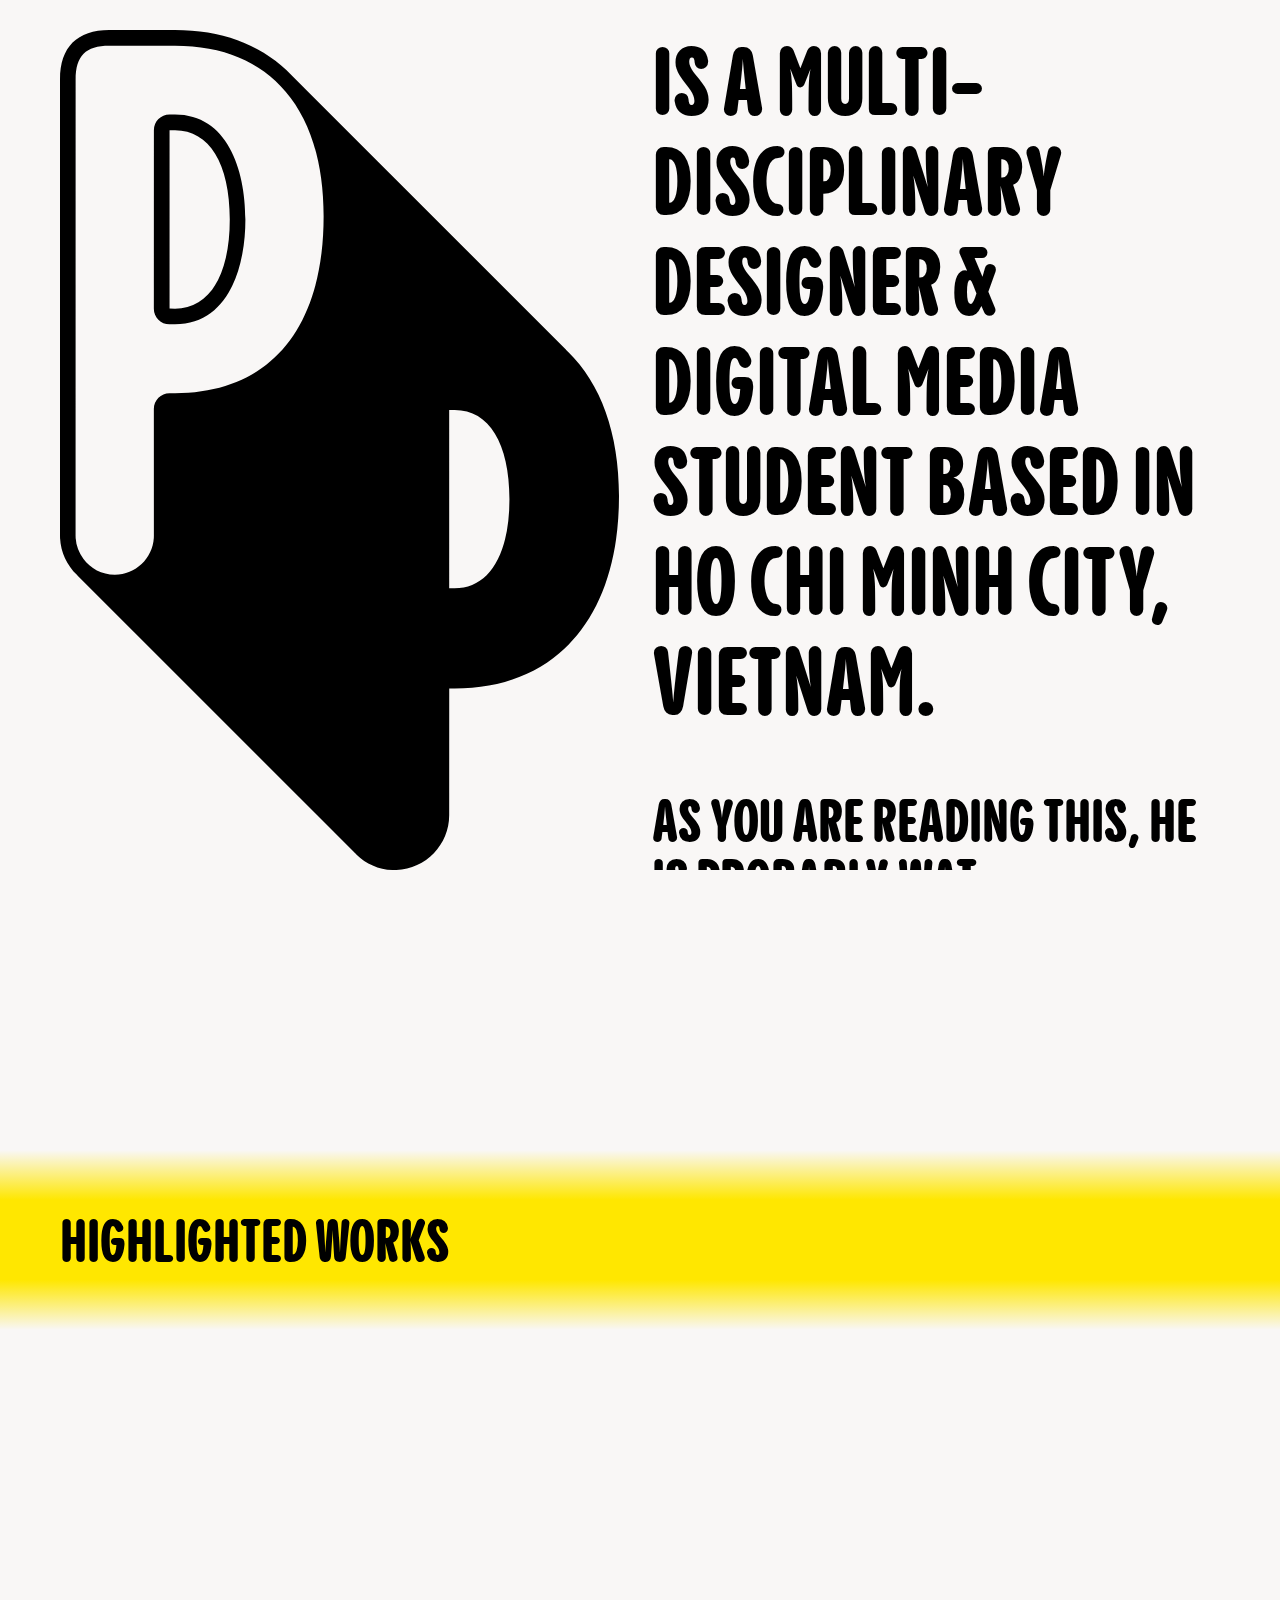
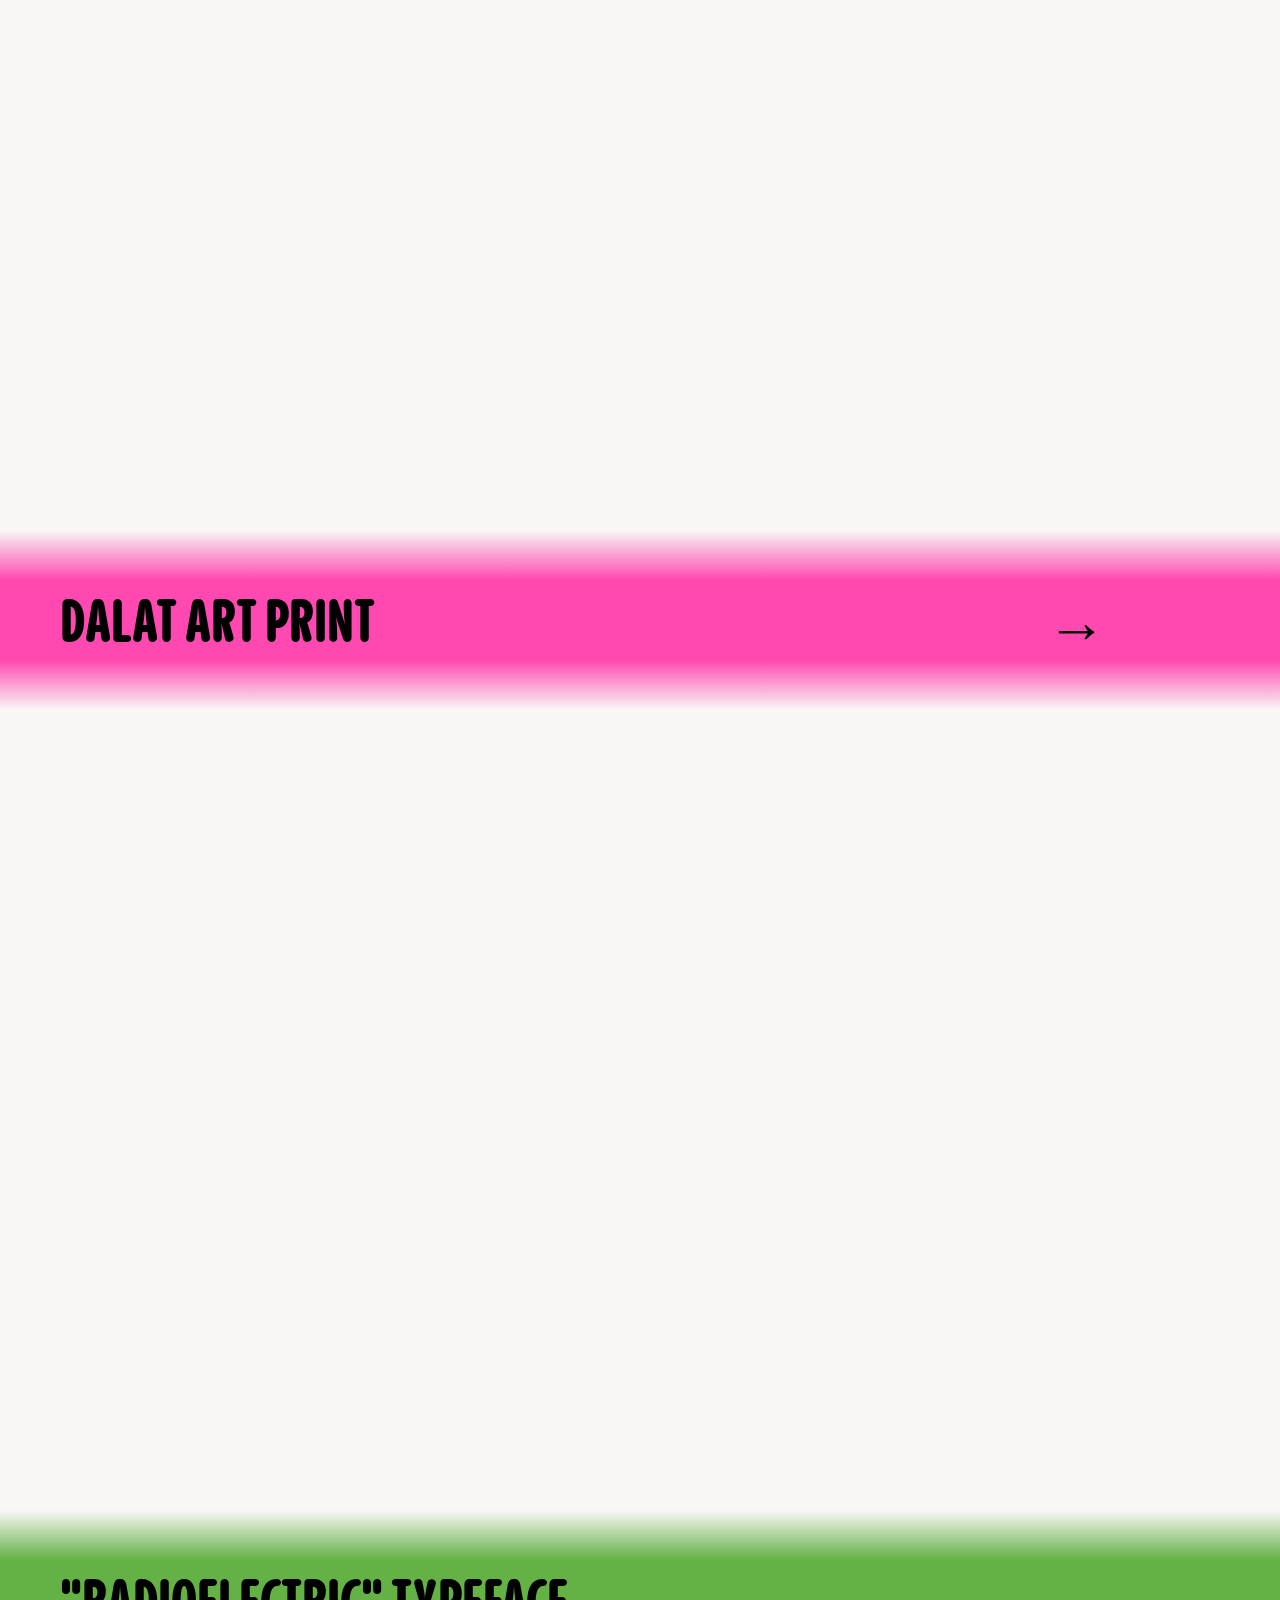
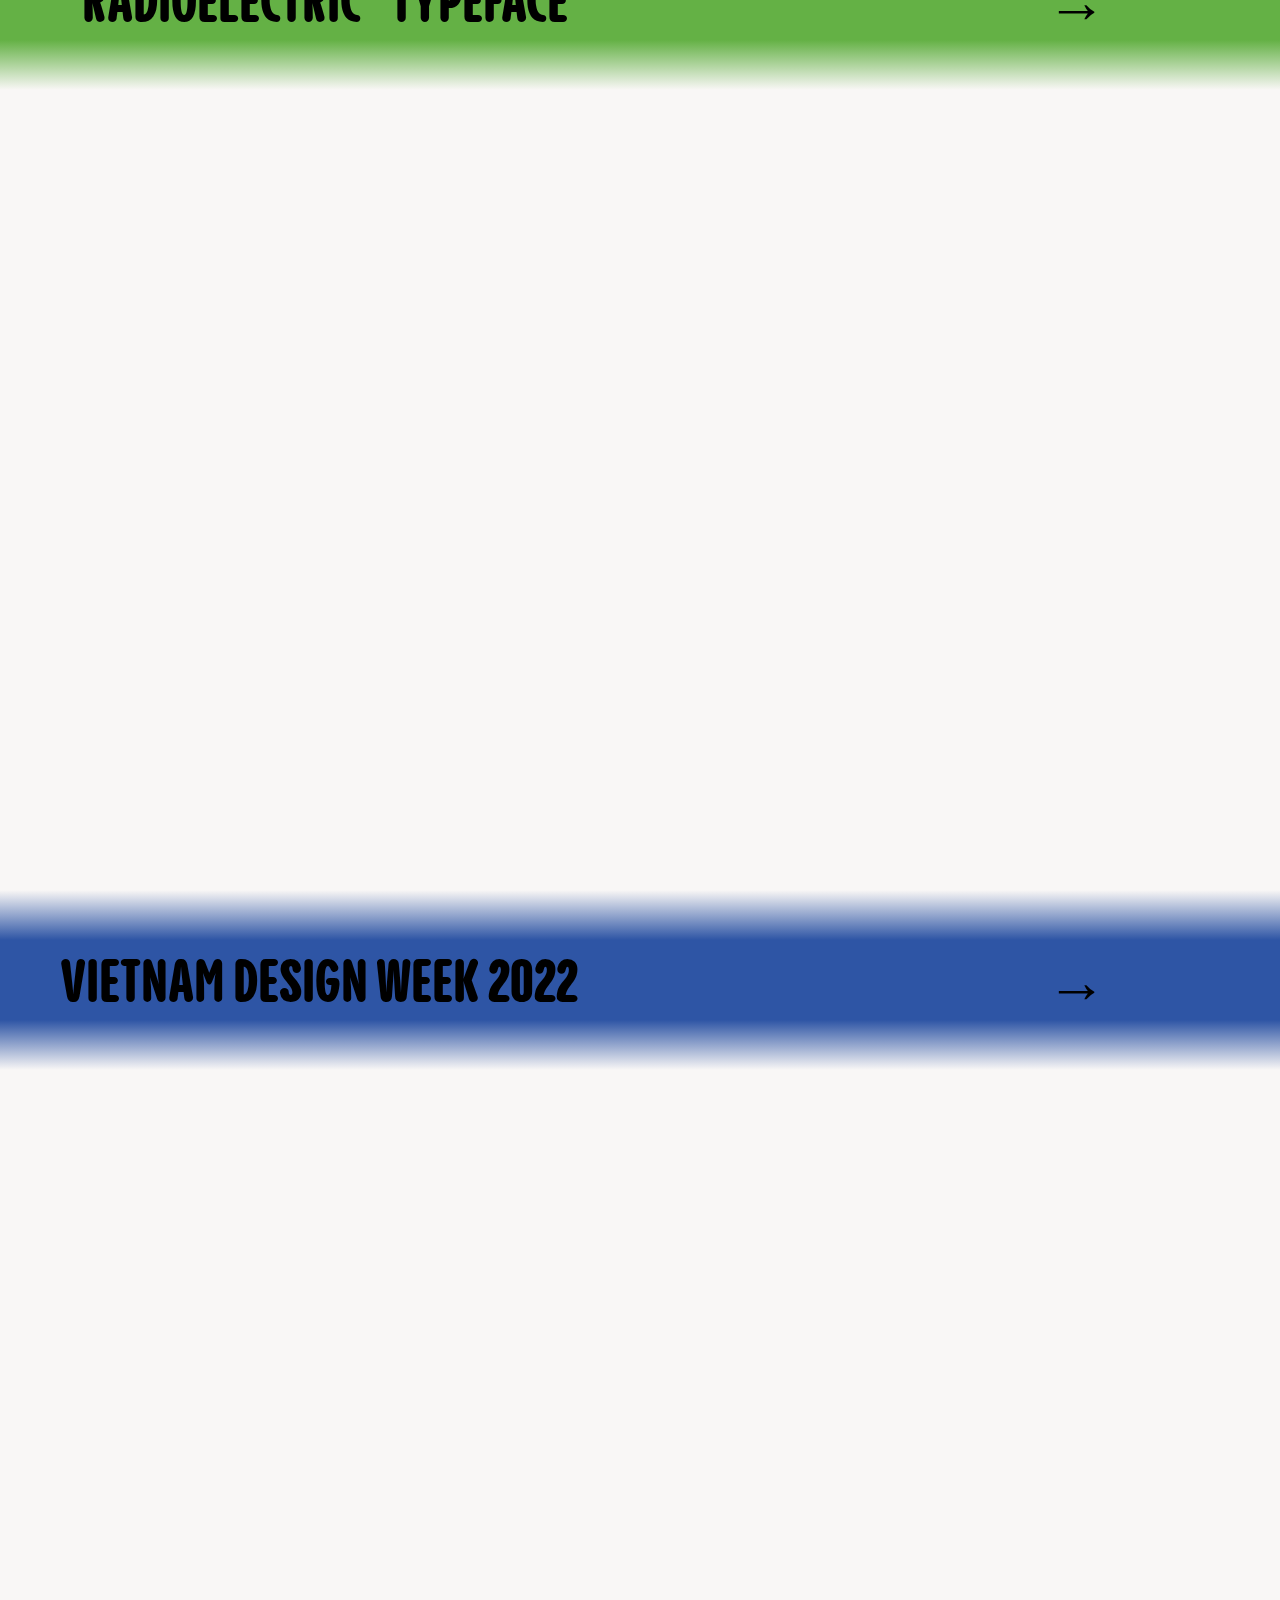
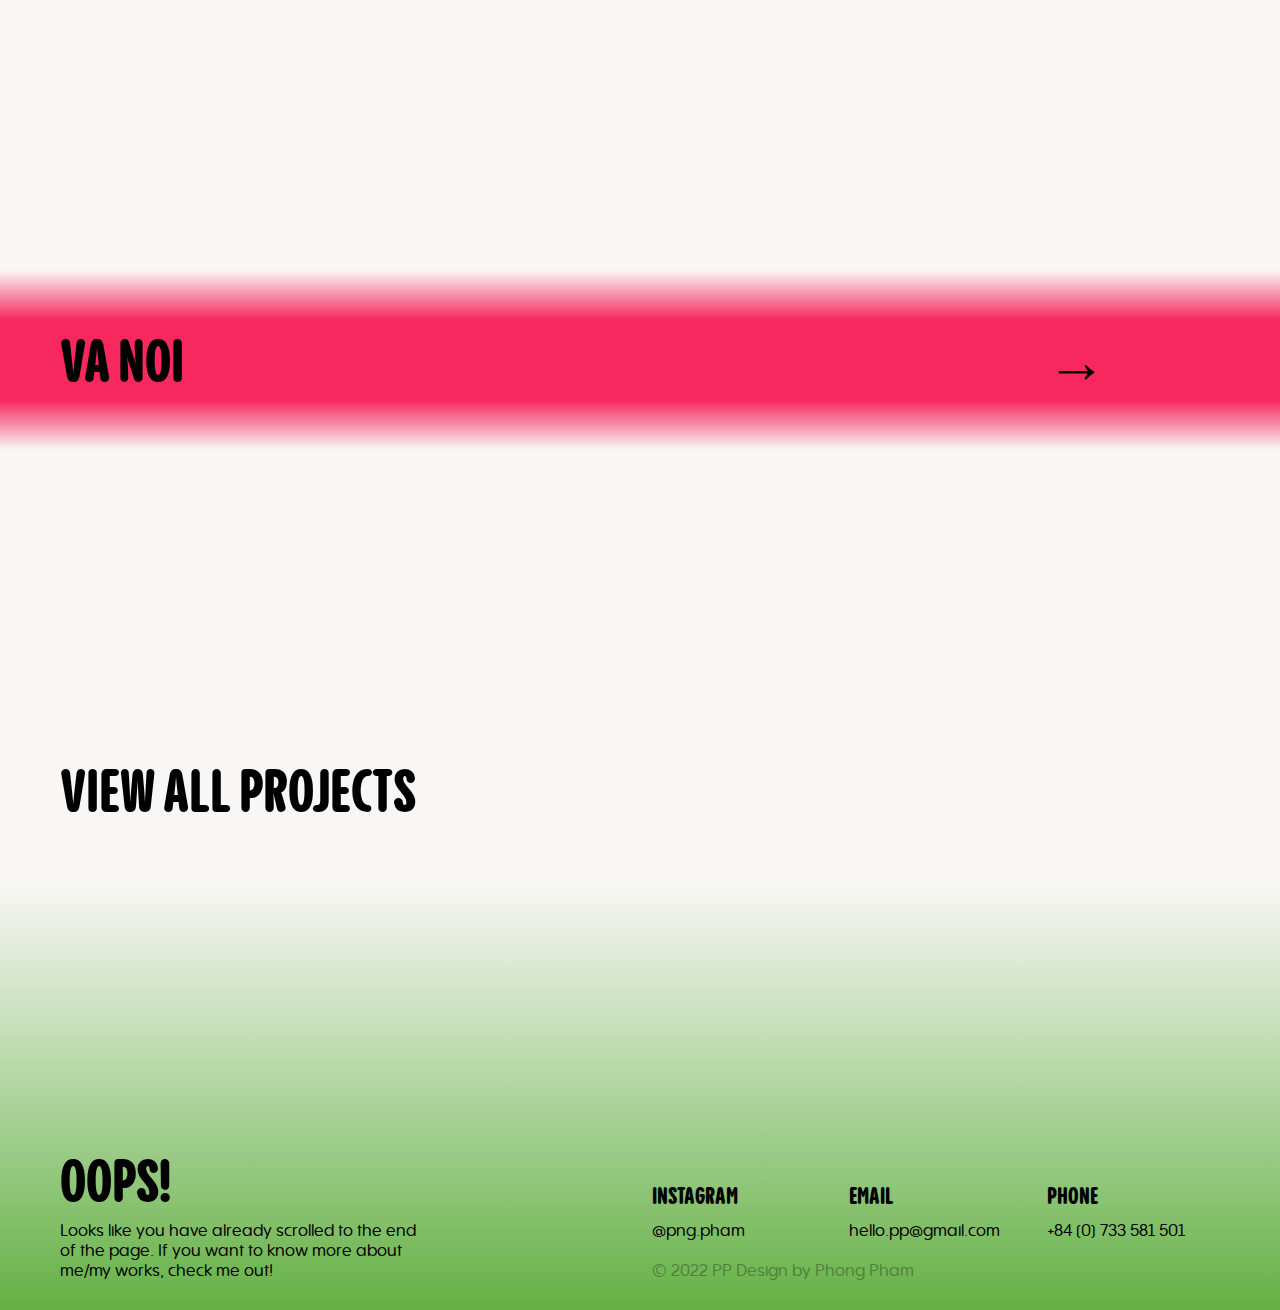
<file: index.html>
<!DOCTYPE html>
<html>
    <head>
        <title>PP Design</title>

        <link rel="stylesheet" href="css/style.css" />
        <link rel="stylesheet" href="css/homestyle.css" />

        <script src="js/colorfulselect.js"></script>
        <script src="js/homescroll.js"></script>
        <script src="js/randomizecolor.js"></script>

        <meta content="width=device-width, initial-scale=1" name="viewport" />
    </head>

    <body onload="return change_color()">
        <nav id="changeNav" class="desktop">
            <div class="container">
                <div class="column-6">
                    <img src="assets/0. General/pp_logo.svg" id="logo" />
                </div>
                <div id="scrollButton1" class="column-2">
                    <h3>
                        <a href="projects.html"> Projects </a>
                    </h3>
                </div>
                <div id="scrollButton2" class="column-2">
                    <h3>
                        <a href="playpen.html"> Play Pen </a>
                    </h3>
                </div>
                <div id="scrollButton3" class="column-2 outer-column">
                    <h3>
                        <a href="profile.html"> Profile </a>
                    </h3>
                </div>
            </div>
        </nav>

        <nav id="mobile-changeNav" class="mobile-nav mobile">
            <div class="mobile-nav-logo mobile-nav-component">
                <a href="index.html"
                    ><img
                        src="assets/0. General/pp_logo.svg"
                        class="mobile-logo"
                /></a>
            </div>
            <div class="mobile-nav-buttons mobile-nav-component">
                <h3 class="mobile-button">
                    <a href="projects.html"> Projects </a>
                </h3>
                <h3 class="mobile-button">
                    <a href="playpen.html"> Play Pen </a>
                </h3>
                <h3 class="mobile-outer-button">
                    <a href="profile.html"> Profile </a>
                </h3>
            </div>
        </nav>

        <main class="desktop">
            <header>
                <div class="container">
                    <div class="column-6">
                        <div>
                            <h1>
                                is a multi-disciplinary designer & digital media
                                student based in Ho Chi Minh city, Vietnam.<br />
                            </h1>
                            <h2>
                                As you are reading this, he is probably
                                <span
                                    class="txt-rotate"
                                    data-period="2000"
                                    data-rotate='[ "watering his 40 house plants now...", "jamming hard to lana del rey now...", "emailing his client now...", "binge watching brooklyn 99 now...", "pondering his entire existence now...", "working on his anger management now..."]'
                                ></span>
                            </h2>
                        </div>
                        <p class="small-text reduce">
                            ↓ start scrolling to befriend him
                        </p>
                    </div>
                </div>
            </header>

            <div class="transition banner bg-gra-yellow-invert"></div>
            <div class="highlight bg-yellow">
                <div class="container">
                    <div class="column-10">
                        <h2>Highlighted Works</h2>
                    </div>
                </div>
            </div>

            <div class="first-thumbnail thumbnail">
                <div class="transition bg-gra-yellow"></div>
                <div class="transition bg-gra-pink-invert"></div>
            </div>

            <div class="highlight bg-pink">
                <div class="container">
                    <div class="column-10">
                        <h2>Dalat Art Print</h2>
                    </div>
                    <div class="column-2 outer-column">
                        <h2 class="arrow">
                            <a href="projects/dalat.html">→</a>
                        </h2>
                    </div>
                </div>
            </div>

            <div class="second-thumbnail thumbnail">
                <div class="transition bg-gra-pink"></div>
                <div class="transition bg-gra-green-invert"></div>
            </div>

            <div class="highlight bg-green">
                <div class="container">
                    <div class="column-10">
                        <h2>"Radioelectric" Typeface</h2>
                    </div>
                    <div class="column-2 outer-column">
                        <h2 class="arrow">
                            <a href="projects/radioelectric.html">→</a>
                        </h2>
                    </div>
                </div>
            </div>

            <div class="third-thumbnail thumbnail">
                <div class="transition bg-gra-green"></div>
                <div class="transition bg-gra-blue-invert"></div>
            </div>

            <div class="highlight bg-blue">
                <div class="container">
                    <div class="column-10">
                        <h2>VietNam Design Week 2022</h2>
                    </div>
                    <div class="column-2 outer-column">
                        <h2 class="arrow">
                            <a href="projects/vndw.html">→</a>
                        </h2>
                    </div>
                </div>
            </div>

            <div class="fourth-thumbnail thumbnail">
                <div class="transition bg-gra-blue"></div>
                <div class="transition bg-gra-red-invert"></div>
            </div>

            <div class="highlight bg-red">
                <div class="container">
                    <div class="column-10">
                        <h2>Va Noi</h2>
                    </div>
                    <div class="column-2 outer-column">
                        <h2 class="arrow">
                            <a href="projects/va-noi.html">→</a>
                        </h2>
                    </div>
                </div>
            </div>
            <div class="transition bg-gra-red"></div>

            <div class="view-all glow-yellow">
                <div class="container">
                    <a href="projects.html">
                        <h2>View all projects</h2>
                    </a>
                </div>
            </div>
        </main>

        <main class="mobile">
            <header>
                <div class="container">
                    <h2>
                        Phong Pham is a multi-disciplinary designer & digital
                        media student based in Ho Chi Minh city, Vietnam.
                    </h2>
                    <h3>
                        As you are reading this, he is probably
                        <span
                            class="txt-rotate"
                            data-period="2000"
                            data-rotate='[ "watering his 40 house plants now...", "jamming hard to lana del rey now...", "emailing his client now...", "binge watching brooklyn 99 now...", "pondering his entire existence now...", "working on his anger management now..."]'
                        ></span>
                    </h3>
                </div>
            </header>

            <div class="transition banner bg-gra-yellow-invert"></div>

            <div class="highlight bg-yellow">
                <div class="container">
                    <h2>Highlighted Works</h2>
                </div>
            </div>

            <div class="first-thumbnail thumbnail">
                <div class="transition bg-gra-yellow"></div>
                <div class="transition bg-gra-pink-invert"></div>
            </div>

            <div class="highlight bg-pink">
                <div class="container">
                    <a href="projects/dalat.html">
                        <h2>Dalat Art Print</h2>
                    </a>
                </div>
            </div>

            <div class="second-thumbnail thumbnail">
                <div class="transition bg-gra-pink"></div>
                <div class="transition bg-gra-green-invert"></div>
            </div>

            <div class="highlight bg-green">
                <div class="container">
                    <a href="projects/radioelectric.html">
                        <h2>"Radioelectric" Typeface</h2>
                    </a>
                </div>
            </div>

            <div class="third-thumbnail thumbnail">
                <div class="transition bg-gra-green"></div>
                <div class="transition bg-gra-blue-invert"></div>
            </div>

            <div class="highlight bg-blue">
                <div class="container">
                    <a href="projects/vndw.html">
                        <h2>VietNam Design Week 2022</h2>
                    </a>
                </div>
            </div>

            <div class="fourth-thumbnail thumbnail">
                <div class="transition bg-gra-blue"></div>
                <div class="transition bg-gra-red-invert"></div>
            </div>

            <div class="highlight bg-red">
                <div class="container">
                    <a href="projects/va-noi.html">
                        <h2>Va Noi</h2>
                    </a>
                </div>
            </div>
            <div class="transition bg-gra-red"></div>

            <div class="view-all glow-yellow">
                <div class="container">
                    <a href="projects.html">
                        <h2>View all projects</h2>
                    </a>
                </div>
            </div>
        </main>

        <footer id="changeFooter" class="desktop-footer desktop">
            <div class="container">
                <div class="column-6">
                    <h2>Oops!</h2>
                    <p class="width-4">
                        Looks like you have already scrolled to the end of the
                        page. If you want to know more about me/my works, check
                        me out!
                    </p>
                </div>
                <div class="column-6 outer-column">
                    <div class="column-2">
                        <h3>Instagram</h3>
                        <p>
                            <a href="https://www.instagram.com/png.pham/"
                                >@png.pham</a
                            >
                        </p>
                    </div>
                    <div class="column-2">
                        <h3>Email</h3>
                        <p>
                            <a href="mailto:hello.pp@gmail.com"
                                >hello.pp@gmail.com</a
                            >
                        </p>
                    </div>
                    <div class="column-2 outer-column">
                        <h3>Phone</h3>
                        <p>+84 (0) 733 581 501</p>
                    </div>
                    <p class="copyright reduce">
                        © 2022 PP Design by Phong Pham
                    </p>
                </div>
            </div>
        </footer>

        <footer id="mobile-changeFooter" class="mobile-footer mobile">
            <div class="container">
                <div class="mobile-footer-oops mobile-column-2">
                    <h1 class="big-text">Oops!</h1>
                </div>
                <div class="mobile-footer-infos mobile-column-2 outer-column">
                    <p>
                        Looks like you have already scrolled to the end of the
                        page. If you want to know more about me/my works, check
                        me out!
                    </p>
                    <div class="mobile-info mobile-first-info">
                        <h3>Instagram</h3>
                        <p>
                            <a href="https://www.instagram.com/png.pham/"
                                >@png.pham</a
                            >
                        </p>
                    </div>
                    <div class="mobile-info">
                        <h3>Email</h3>
                        <p>
                            <a href="mailto:hello.pp@gmail.com"
                                >hello.pp@gmail.com</a
                            >
                        </p>
                    </div>
                    <div class="mobile-info mobile-outer-info">
                        <h3>Phone</h3>
                        <p>+84 (0) 733 581 501</p>
                    </div>
                </div>
            </div>
            <p class="mobile-copyright reduce">
                © 2022 PP Design by Phong Pham
            </p>
        </footer>

        <script src="js/textcarousel.js"></script>
        <script src="js/hiddennav.js"></script>
        <script src="js/randomizecolor.js"></script>
    </body>
</html>
</file>
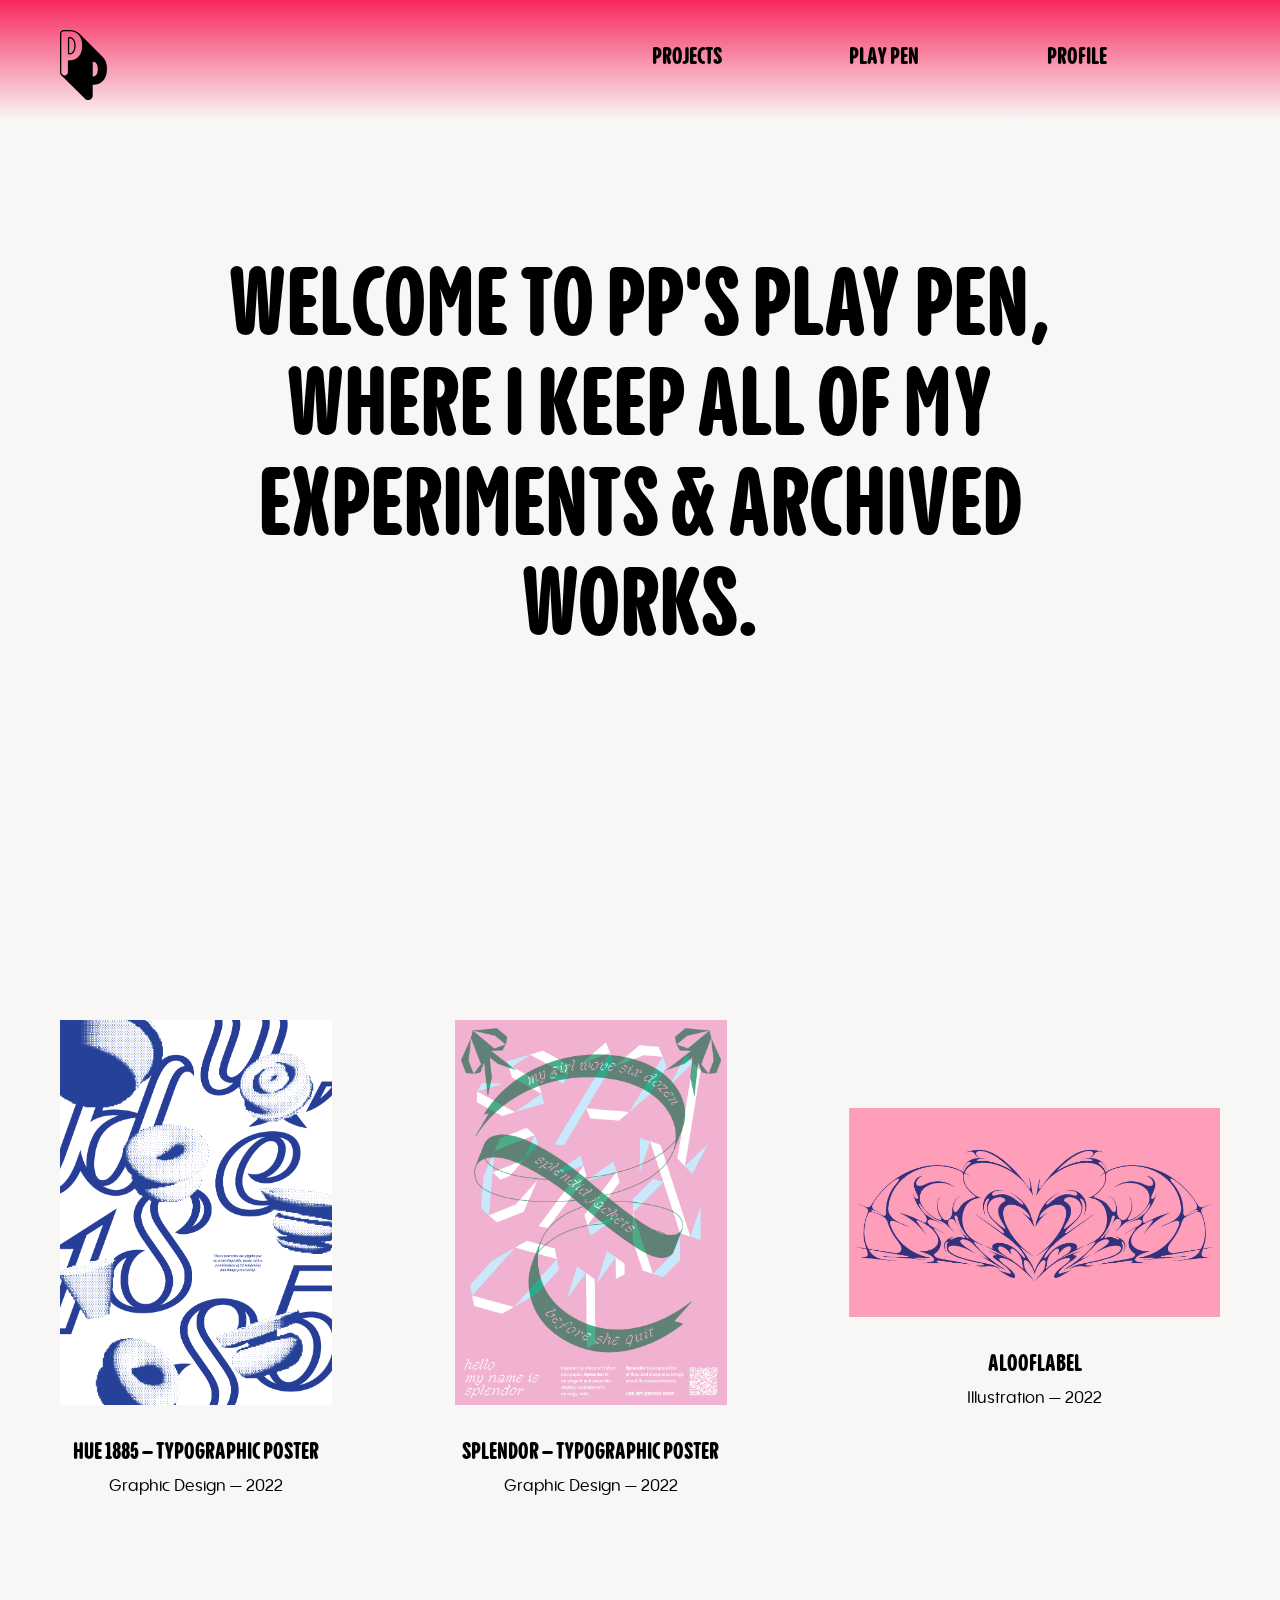
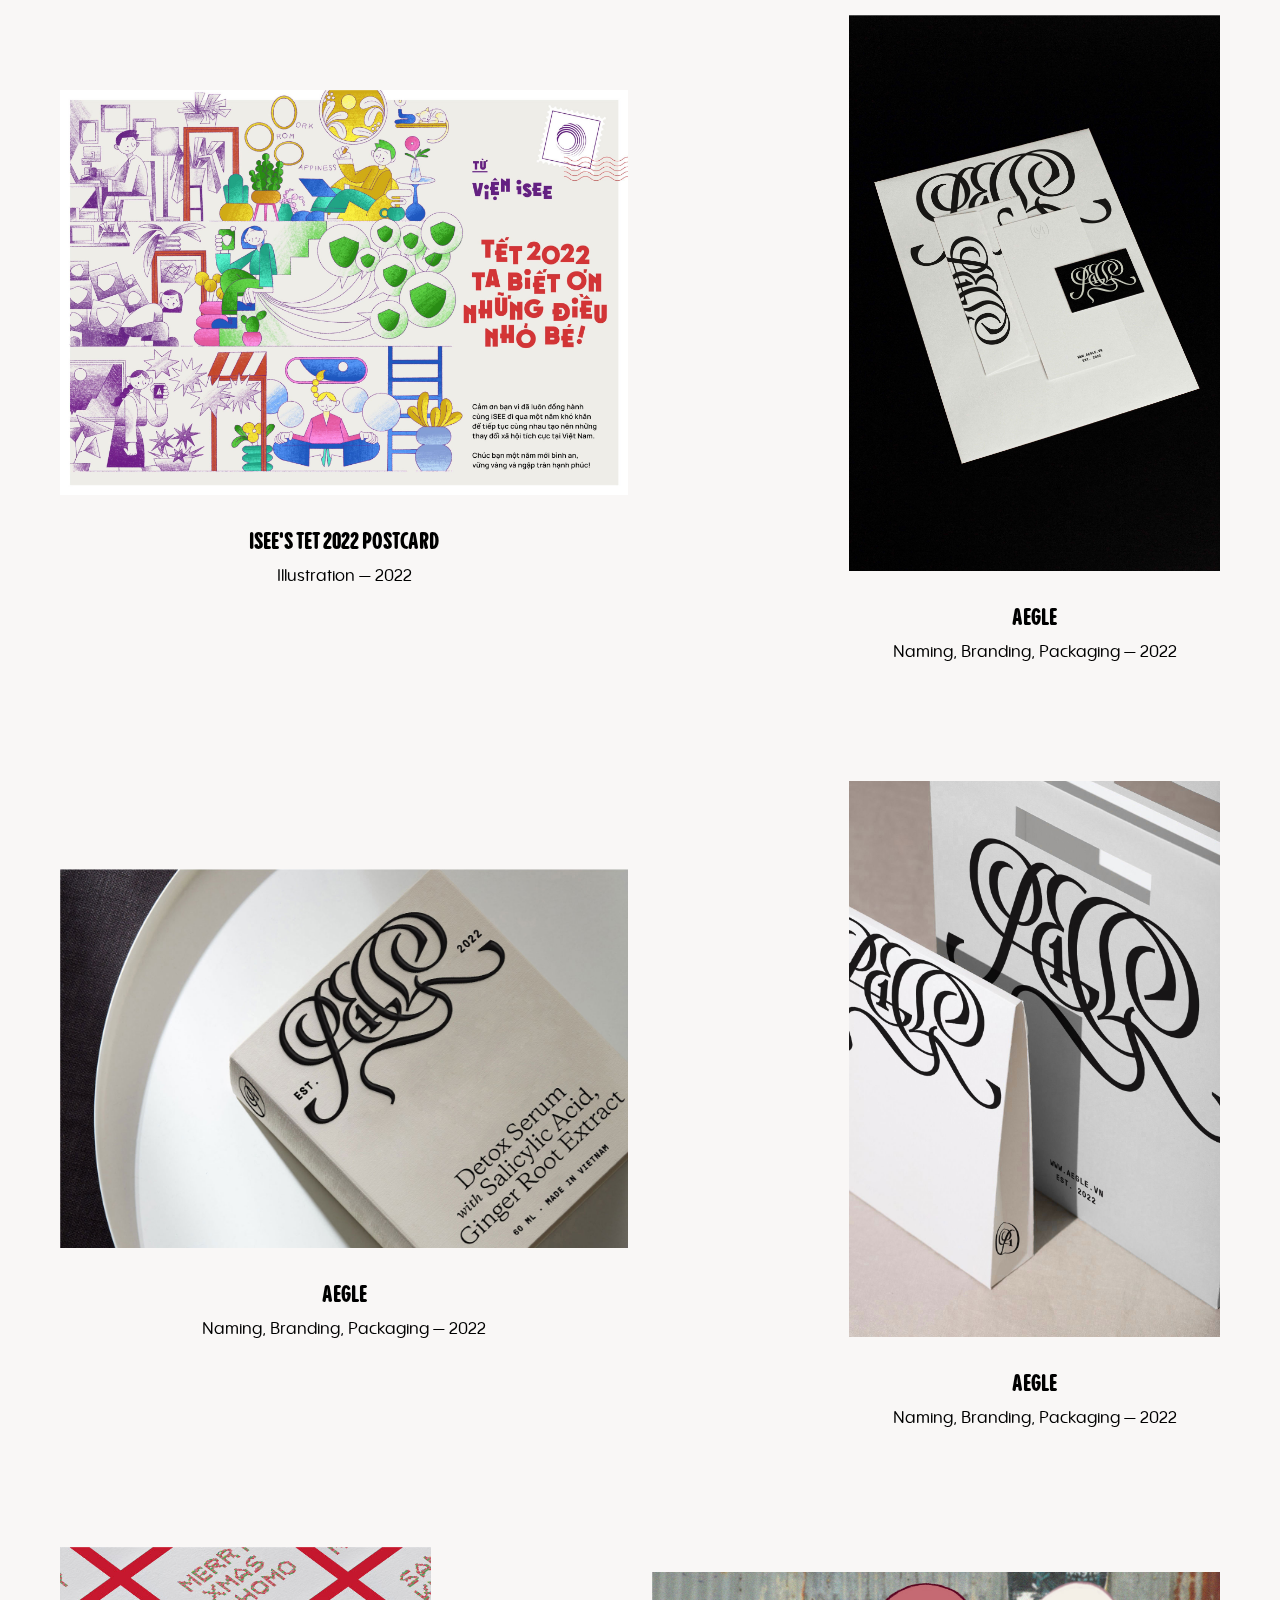
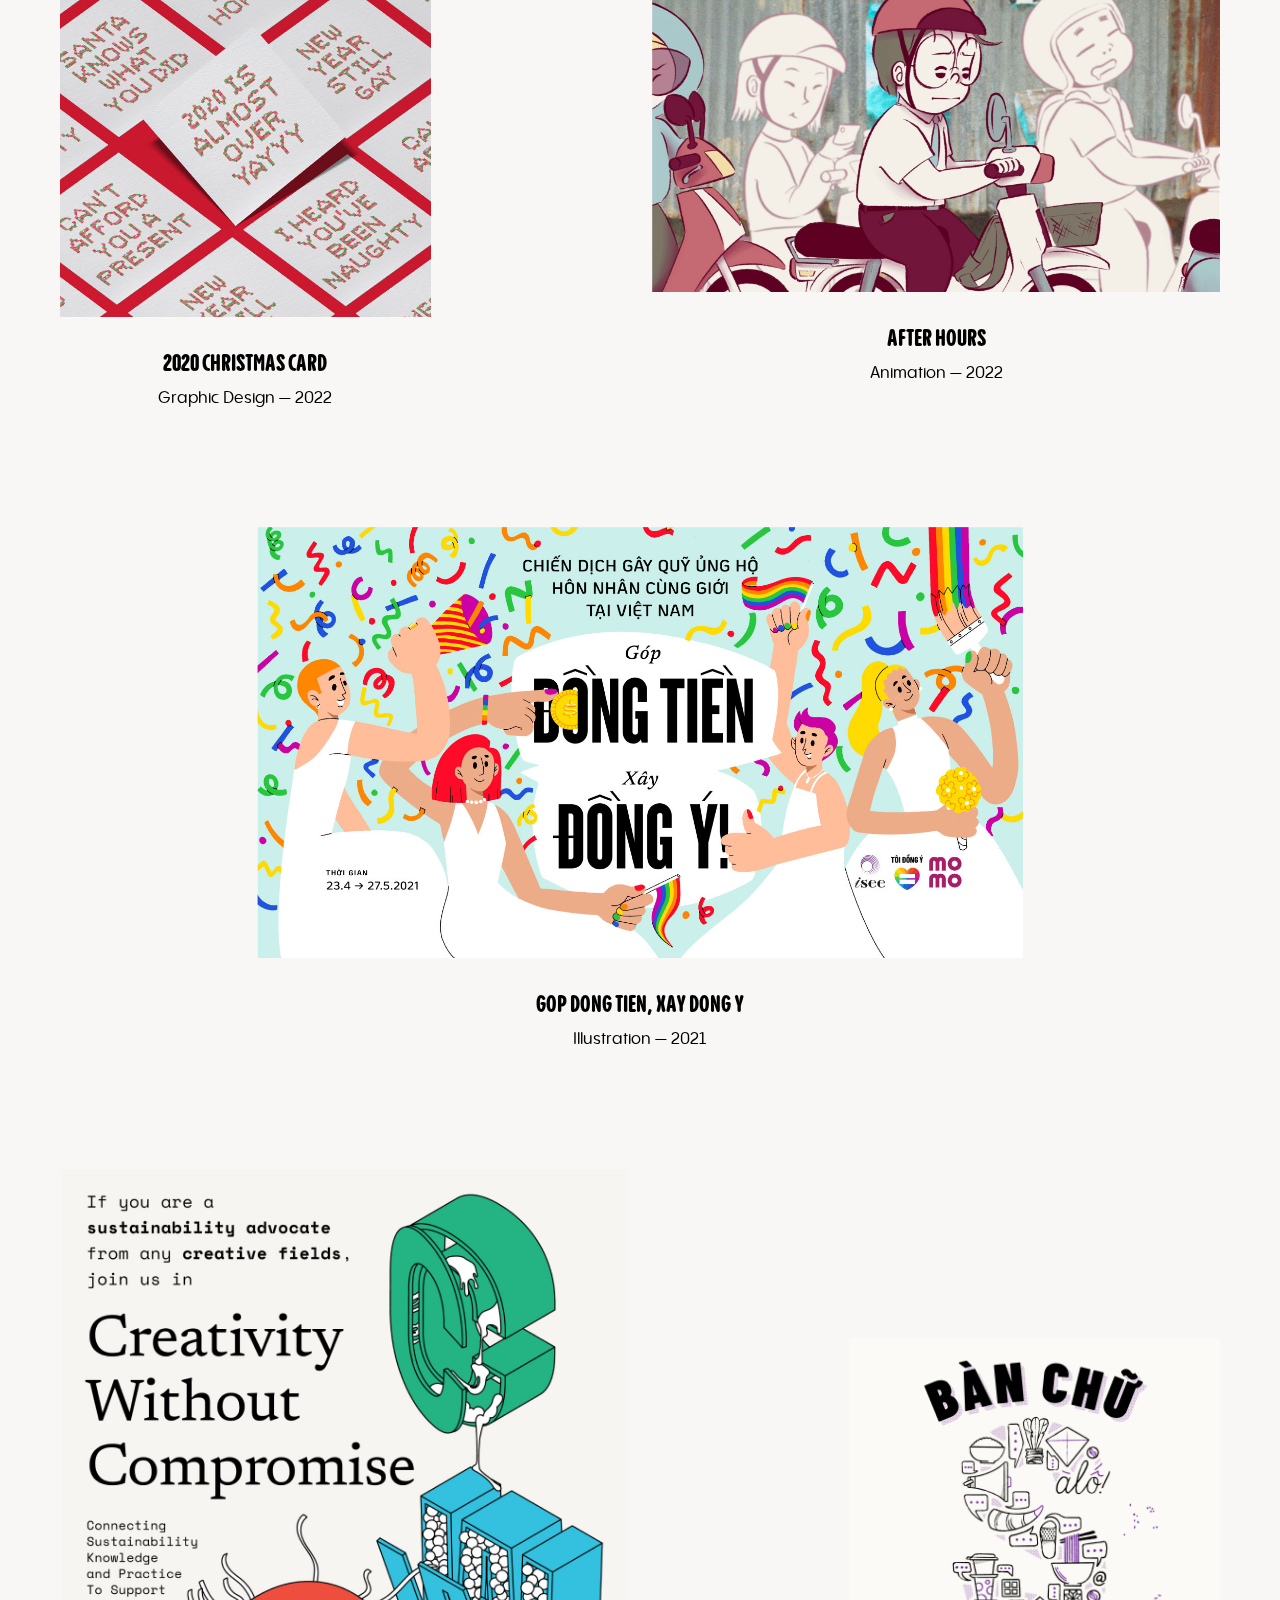
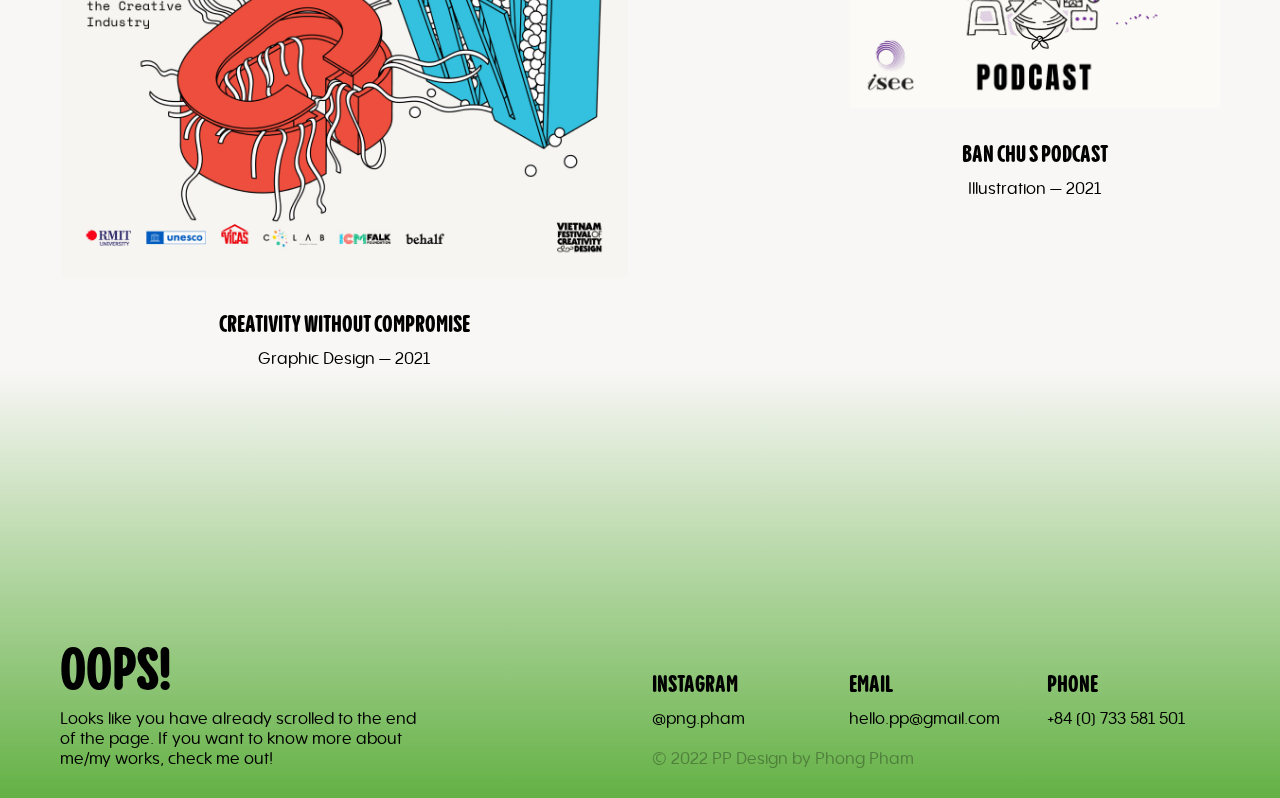
<file: playpen.html>
<!DOCTYPE html>
<html>
    <head>
        <title>PP Design | Play Pen</title>

        <link rel="stylesheet" href="css/style.css" />
        <link rel="stylesheet" href="css/playpenstyle.css" />

        <script src="js/randomizecolor.js"></script>
        <script src="js/colorfulselect.js"></script>
        <script src="js/playscroll.js"></script>

        <meta content="width=device-width, initial-scale=1" name="viewport" />
    </head>

    <body onload="return change_color()">
        <nav id="changeNav" class="desktop-nav desktop">
            <div class="container">
                <div class="column-6">
                    <a href="index.html"
                        ><img src="assets/0. General/pp_logo.svg" class="logo"
                    /></a>
                </div>
                <div class="column-2">
                    <h3>
                        <a href="projects.html"> Projects </a>
                    </h3>
                </div>
                <div class="column-2">
                    <h3>
                        <a href="#"> Play Pen </a>
                    </h3>
                </div>
                <div class="column-2 outer-column">
                    <h3>
                        <a href="profile.html"> Profile </a>
                    </h3>
                </div>
            </div>
        </nav>

        <nav id="mobile-changeNav" class="mobile-nav mobile">
            <div class="mobile-nav-logo mobile-nav-component">
                <a href="index.html"
                    ><img
                        src="assets/0. General/pp_logo.svg"
                        class="mobile-logo"
                /></a>
            </div>
            <div class="mobile-nav-buttons mobile-nav-component">
                <h3 class="mobile-button">
                    <a href="projects.html"> Projects </a>
                </h3>
                <h3 class="mobile-button">
                    <a href="#"> Play Pen </a>
                </h3>
                <h3 class="mobile-outer-button">
                    <a href="profile.html"> Profile </a>
                </h3>
            </div>
        </nav>

        <main>
            <header id="header">
                <div class="container">
                    <h1 id="invitation" class="width-10">
                        Welcome to PP's play pen, where i keep all of my
                        experiments & archived works.
                    </h1>
                </div>
            </header>

            <div class="gallery">
                <div class="container">
                    <div class="row">
                        <div id="hue-poster" class="width-3 entry">
                            <img src="assets/3. Play Pen/01.png" />
                            <h3>Hue 1885 — Typographic Poster</h3>
                            <p>Graphic Design — 2022</p>
                        </div>

                        <div id="splendor-poster" class="width-3 entry">
                            <img src="assets/3. Play Pen/02.png" />
                            <h3>Splendor — Typographic Poster</h3>
                            <p>Graphic Design — 2022</p>
                        </div>

                        <div id="alooflabel-illustration" class="width-4 entry">
                            <img src="assets/3. Play Pen/03.jpg" />
                            <h3>Alooflabel</h3>
                            <p>Illustration — 2022</p>
                        </div>
                    </div>

                    <div class="row">
                        <div id="isee-card" class="width-6 entry">
                            <img src="assets/3. Play Pen/04.jpg" />
                            <h3>Isee's tet 2022 postcard</h3>
                            <p>Illustration — 2022</p>
                        </div>

                        <div id="aegle-stationery" class="width-4 entry">
                            <img src="assets/3. Play Pen/05.jpg" />
                            <h3>Aegle</h3>
                            <p>Naming, Branding, Packaging — 2022</p>
                        </div>
                    </div>

                    <div class="row">
                        <div id="aegle-packaging-1" class="width-6 entry">
                            <img src="assets/3. Play Pen/05B.jpg" />
                            <h3>Aegle</h3>
                            <p>Naming, Branding, Packaging — 2022</p>
                        </div>

                        <div id="aegle-packaging-2" class="width-4 entry">
                            <img src="assets/3. Play Pen/05C.jpg" />
                            <h3>Aegle</h3>
                            <p>Naming, Branding, Packaging — 2022</p>
                        </div>
                    </div>

                    <div class="row">
                        <div id="christmas-card" class="width-4 entry">
                            <img src="assets/3. Play Pen/06.jpg" />
                            <h3>2020 christmas card</h3>
                            <p>Graphic Design — 2022</p>
                        </div>

                        <div id="after-hours" class="width-6 entry">
                            <img src="assets/3. Play Pen/07.jpg" />
                            <h3>After Hours</h3>
                            <p>Animation — 2022</p>
                        </div>
                    </div>

                    <div class="row-1">
                        <div id="lgbt-illustration" class="width-8 entry">
                            <img src="assets/3. Play Pen/08.jpg" />
                            <h3>Gop Dong Tien, Xay Dong Y</h3>
                            <p>Illustration — 2021</p>
                        </div>
                    </div>

                    <div class="row">
                        <div id="cwc" class="width-6 entry">
                            <img src="assets/3. Play Pen/09.jpg" />
                            <h3>Creativity Without Compromise</h3>
                            <p>Graphic Design — 2021</p>
                        </div>

                        <div id="ban-chu-s" class="width-4 entry">
                            <img src="assets/3. Play Pen/10.jpg" />
                            <h3>Ban Chu S Podcast</h3>
                            <p>Illustration — 2021</p>
                        </div>
                    </div>
                </div>
            </div>
        </main>

        <footer id="changeFooter" class="desktop-footer desktop">
            <div class="container">
                <div class="column-6">
                    <h2>Oops!</h2>
                    <p class="width-4">
                        Looks like you have already scrolled to the end of the
                        page. If you want to know more about me/my works, check
                        me out!
                    </p>
                </div>
                <div class="column-6 outer-column">
                    <div class="column-2">
                        <h3>Instagram</h3>
                        <p>
                            <a href="https://www.instagram.com/png.pham/"
                                >@png.pham</a
                            >
                        </p>
                    </div>
                    <div class="column-2">
                        <h3>Email</h3>
                        <p>
                            <a href="mailto:hello.pp@gmail.com"
                                >hello.pp@gmail.com</a
                            >
                        </p>
                    </div>
                    <div class="column-2 outer-column">
                        <h3>Phone</h3>
                        <p>+84 (0) 733 581 501</p>
                    </div>
                    <p class="copyright reduce">
                        © 2022 PP Design by Phong Pham
                    </p>
                </div>
            </div>
        </footer>

        <footer id="mobile-changeFooter" class="mobile-footer mobile">
            <div class="container">
                <div class="mobile-footer-oops mobile-column-2">
                    <h1 class="big-text">Oops!</h1>
                </div>
                <div class="mobile-footer-infos mobile-column-2 outer-column">
                    <p>
                        Looks like you have already scrolled to the end of the
                        page. If you want to know more about me/my works, check
                        me out!
                    </p>
                    <div class="mobile-info mobile-first-info">
                        <h3>Instagram</h3>
                        <p>
                            <a href="https://www.instagram.com/png.pham/"
                                >@png.pham</a
                            >
                        </p>
                    </div>
                    <div class="mobile-info">
                        <h3>Email</h3>
                        <p>
                            <a href="mailto:hello.pp@gmail.com"
                                >hello.pp@gmail.com</a
                            >
                        </p>
                    </div>
                    <div class="mobile-info mobile-outer-info">
                        <h3>Phone</h3>
                        <p>+84 (0) 733 581 501</p>
                    </div>
                </div>
            </div>
            <p class="mobile-copyright reduce">
                © 2022 PP Design by Phong Pham
            </p>
        </footer>

        <script src="js/playscroll.js"></script>
        <script src="js/hiddennav.js"></script>
    </body>
</html>
</file>
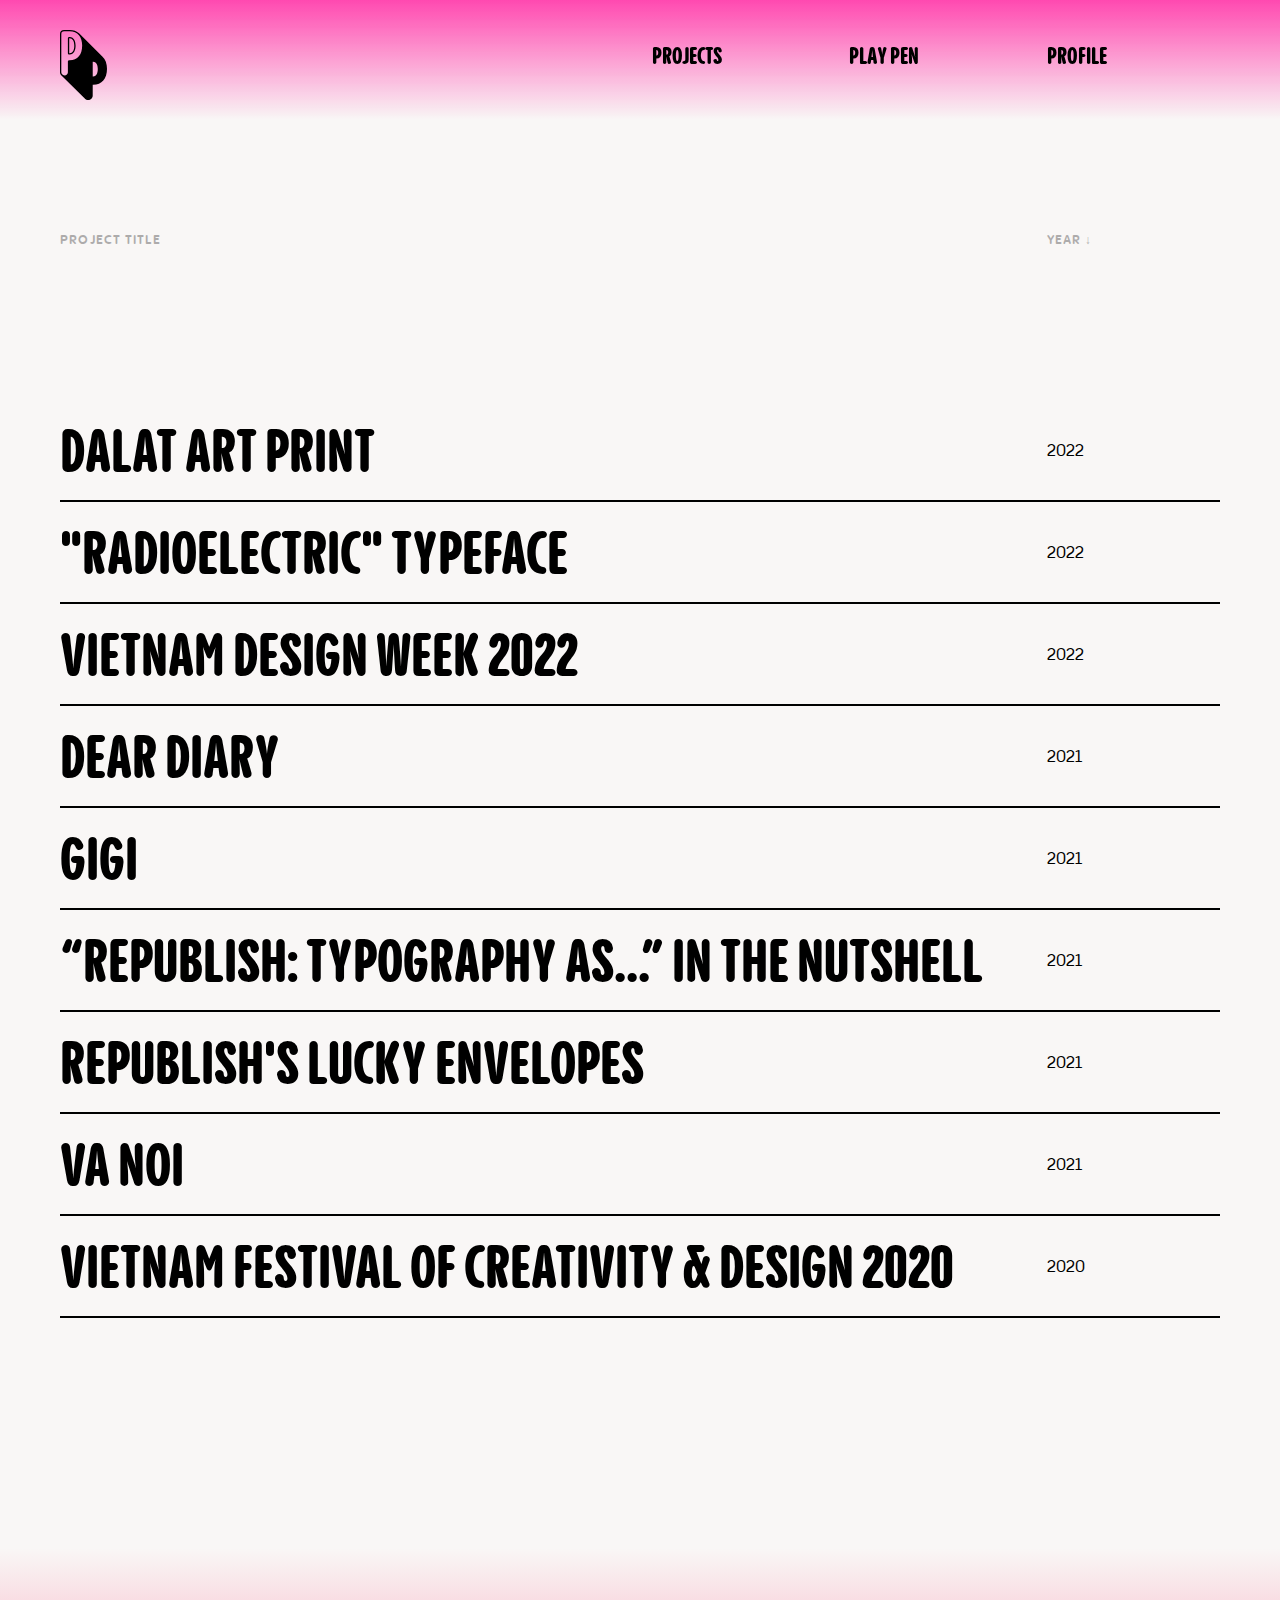
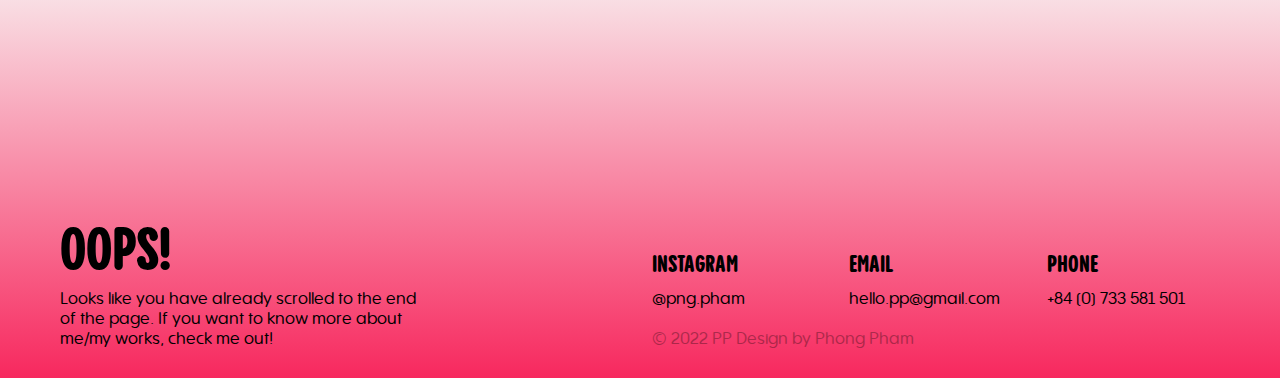
<file: projects.html>
<!DOCTYPE html>
<html>
    <head>
        <title>PP Design | Projects</title>

        <link rel="stylesheet" href="css/style.css" />
        <link rel="stylesheet" href="css/projectsstyle.css" />

        <script src="js/randomizecolor.js"></script>
        <script src="js/colorfulselect.js"></script>

        <meta content="width=device-width, initial-scale=1" name="viewport" />
    </head>

    <body onload="return change_color()">
        <nav id="changeNav" class="desktop-nav desktop">
            <div class="container">
                <div class="column-6">
                    <a href="index.html"
                        ><img src="assets/0. General/pp_logo.svg" class="logo"
                    /></a>
                </div>
                <div class="column-2">
                    <h3>
                        <a href="#"> Projects </a>
                    </h3>
                </div>
                <div class="column-2">
                    <h3>
                        <a href="playpen.html"> Play Pen </a>
                    </h3>
                </div>
                <div class="column-2 outer-column">
                    <h3>
                        <a href="profile.html"> Profile </a>
                    </h3>
                </div>
            </div>
        </nav>

        <nav id="mobile-changeNav" class="mobile-nav mobile">
            <div class="mobile-nav-logo mobile-nav-component">
                <a href="index.html"
                    ><img
                        src="assets/0. General/pp_logo.svg"
                        class="mobile-logo"
                /></a>
            </div>
            <div class="mobile-nav-buttons mobile-nav-component">
                <h3 class="mobile-button">
                    <a href="#"> Projects </a>
                </h3>
                <h3 class="mobile-button">
                    <a href="playpen.html"> Play Pen </a>
                </h3>
                <h3 class="mobile-outer-button">
                    <a href="profile.html"> Profile </a>
                </h3>
            </div>
        </nav>

        <main class="desktop">
            <header>
                <div class="container">
                    <div class="column-10">
                        <p class="small-text reduce">Project Title</p>
                    </div>
                    <div class="column-1 outer-column">
                        <p class="small-text reduce">Year ↓</p>
                    </div>
                </div>
            </header>

            <div class="projects">
                <div class="project glow-yellow">
                    <div class="container">
                        <a href="projects/dalat.html">
                            <div class="column-10">
                                <h2>Dalat Art Print</h2>
                            </div>
                            <div class="column-1 outer-column">
                                <p>2022</p>
                            </div>
                        </a>
                    </div>
                </div>
                <div class="project glow-pink">
                    <div class="container">
                        <a href="projects/radioelectric.html">
                            <div class="column-10">
                                <h2>"Radioelectric" Typeface</h2>
                            </div>
                            <div class="column-1 outer-column">
                                <p>2022</p>
                            </div>
                        </a>
                    </div>
                </div>
                <div class="project glow-red">
                    <div class="container">
                        <a href="projects/vndw.html">
                            <div class="column-10">
                                <h2>VietNam Design Week 2022</h2>
                            </div>
                            <div class="column-1 outer-column">
                                <p>2022</p>
                            </div>
                        </a>
                    </div>
                </div>
                <div class="project glow-green">
                    <div class="container">
                        <a href="projects/dear-diary.html">
                            <div class="column-10">
                                <h2>Dear Diary</h2>
                            </div>
                            <div class="column-1 outer-column">
                                <p>2021</p>
                            </div>
                        </a>
                    </div>
                </div>
                <div class="project glow-blue">
                    <div class="container">
                        <a href="projects/gigi.html">
                            <div class="column-10">
                                <h2>Gigi</h2>
                            </div>
                            <div class="column-1 outer-column">
                                <p>2021</p>
                            </div>
                        </a>
                    </div>
                </div>
                <div class="project glow-yellow">
                    <div class="container">
                        <a href="projects/republish-type-as.html">
                            <div class="column-10">
                                <h2>
                                    “Republish: Typography As...” in The
                                    Nutshell
                                </h2>
                            </div>
                            <div class="column-1 outer-column">
                                <p>2021</p>
                            </div>
                        </a>
                    </div>
                </div>
                <div class="project glow-pink">
                    <div class="container">
                        <a href="projects/republish-lucky-envelope.html">
                            <div class="column-10">
                                <h2>Republish's Lucky Envelopes</h2>
                            </div>
                            <div class="column-1 outer-column">
                                <p>2021</p>
                            </div>
                        </a>
                    </div>
                </div>
                <div class="project glow-red">
                    <div class="container">
                        <a href="projects/va-noi.html">
                            <div class="column-10">
                                <h2>Va Noi</h2>
                            </div>
                            <div class="column-1 outer-column">
                                <p>2021</p>
                            </div>
                        </a>
                    </div>
                </div>
                <div class="project glow-green">
                    <div class="container">
                        <a href="projects/vfcd.html">
                            <div class="column-10">
                                <h2>
                                    Vietnam Festival of Creativity & Design 2020
                                </h2>
                            </div>
                            <div class="column-1 outer-column">
                                <p>2020</p>
                            </div>
                        </a>
                    </div>
                </div>
            </div>
        </main>

        <main class="mobile">
            <header>
                <div class="container">
                    <p class="small-text reduce">Newest to Oldest</p>
                </div>
            </header>

            <div class="projects">
                <div class="project glow-yellow">
                    <div class="container">
                        <a href="projects/dalat.html">
                            <h2>"Dalat Art Print</h2>
                        </a>
                    </div>
                </div>
                <div class="project glow-pink">
                    <div class="container">
                        <a href="projects/radioelectric.html">
                            <h2>"Radioelectric" Typeface</h2>
                        </a>
                    </div>
                </div>
                <div class="project glow-red">
                    <div class="container">
                        <a href="projects/vndw.html">
                            <h2>VietNam Design Week 2022</h2>
                        </a>
                    </div>
                </div>
                <div class="project glow-green">
                    <div class="container">
                        <a href="projects/dear-diary.html">
                            <h2>Dear Diary</h2>
                        </a>
                    </div>
                </div>
                <div class="project glow-blue">
                    <div class="container">
                        <a href="projects/gigi.html">
                            <h2>Gigi</h2>
                        </a>
                    </div>
                </div>
                <div class="project glow-yellow">
                    <div class="container">
                        <a href="projects/republish-type-as.html">
                            <h2>
                                “Republish: Typography As...” in The Nutshell
                            </h2>
                        </a>
                    </div>
                </div>
                <div class="project glow-pink">
                    <div class="container">
                        <a href="projects/republish-lucky-envelope.html">
                            <h2>Republish's Lucky Envelopes</h2>
                        </a>
                    </div>
                </div>
                <div class="project glow-red">
                    <div class="container">
                        <a href="projects/va-noi.html">
                            <h2>Va Noi</h2>
                        </a>
                    </div>
                </div>
                <div class="project glow-green">
                    <div class="container">
                        <a href="projects/vfcd.html">
                            <h2>
                                Vietnam Festival of Creativity & Design 2020
                            </h2>
                        </a>
                    </div>
                </div>
            </div>
        </main>

        <footer id="changeFooter" class="desktop-footer desktop">
            <div class="container">
                <div class="column-6">
                    <h2>Oops!</h2>
                    <p class="width-4">
                        Looks like you have already scrolled to the end of the
                        page. If you want to know more about me/my works, check
                        me out!
                    </p>
                </div>
                <div class="column-6 outer-column">
                    <div class="column-2">
                        <h3>Instagram</h3>
                        <p>
                            <a href="https://www.instagram.com/png.pham/"
                                >@png.pham</a
                            >
                        </p>
                    </div>
                    <div class="column-2">
                        <h3>Email</h3>
                        <p>
                            <a href="mailto:hello.pp@gmail.com"
                                >hello.pp@gmail.com</a
                            >
                        </p>
                    </div>
                    <div class="column-2 outer-column">
                        <h3>Phone</h3>
                        <p>+84 (0) 733 581 501</p>
                    </div>
                    <p class="copyright reduce">
                        © 2022 PP Design by Phong Pham
                    </p>
                </div>
            </div>
        </footer>

        <footer id="mobile-changeFooter" class="mobile-footer mobile">
            <div class="container">
                <div class="mobile-footer-oops mobile-column-2">
                    <h1 class="big-text">Oops!</h1>
                </div>
                <div class="mobile-footer-infos mobile-column-2 outer-column">
                    <p>
                        Looks like you have already scrolled to the end of the
                        page. If you want to know more about me/my works, check
                        me out!
                    </p>
                    <div class="mobile-info mobile-first-info">
                        <h3>Instagram</h3>
                        <p>
                            <a href="https://www.instagram.com/png.pham/"
                                >@png.pham</a
                            >
                        </p>
                    </div>
                    <div class="mobile-info">
                        <h3>Email</h3>
                        <p>
                            <a href="mailto:hello.pp@gmail.com"
                                >hello.pp@gmail.com</a
                            >
                        </p>
                    </div>
                    <div class="mobile-info mobile-outer-info">
                        <h3>Phone</h3>
                        <p>+84 (0) 733 581 501</p>
                    </div>
                </div>
            </div>
            <p class="mobile-copyright reduce">
                © 2022 PP Design by Phong Pham
            </p>
        </footer>

        <script src="js/hiddennav.js"></script>
    </body>
</html>
</file>
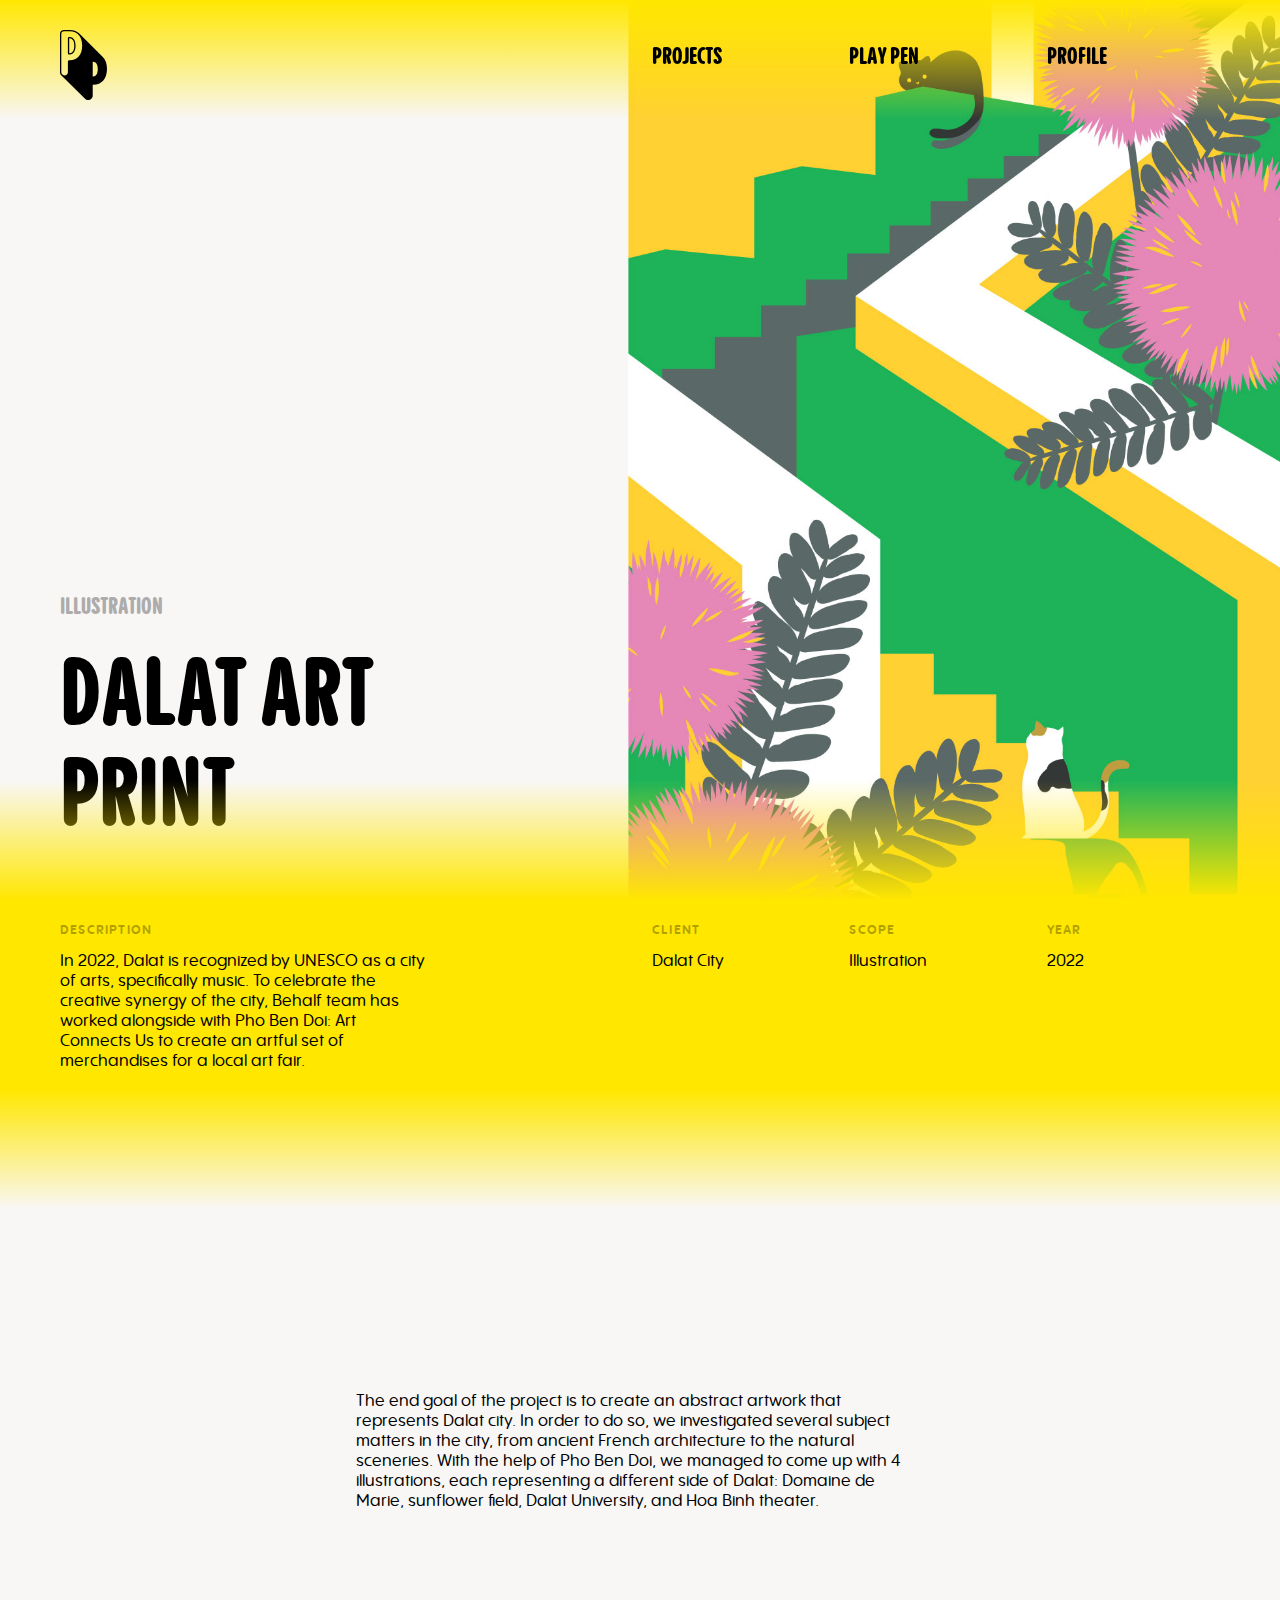
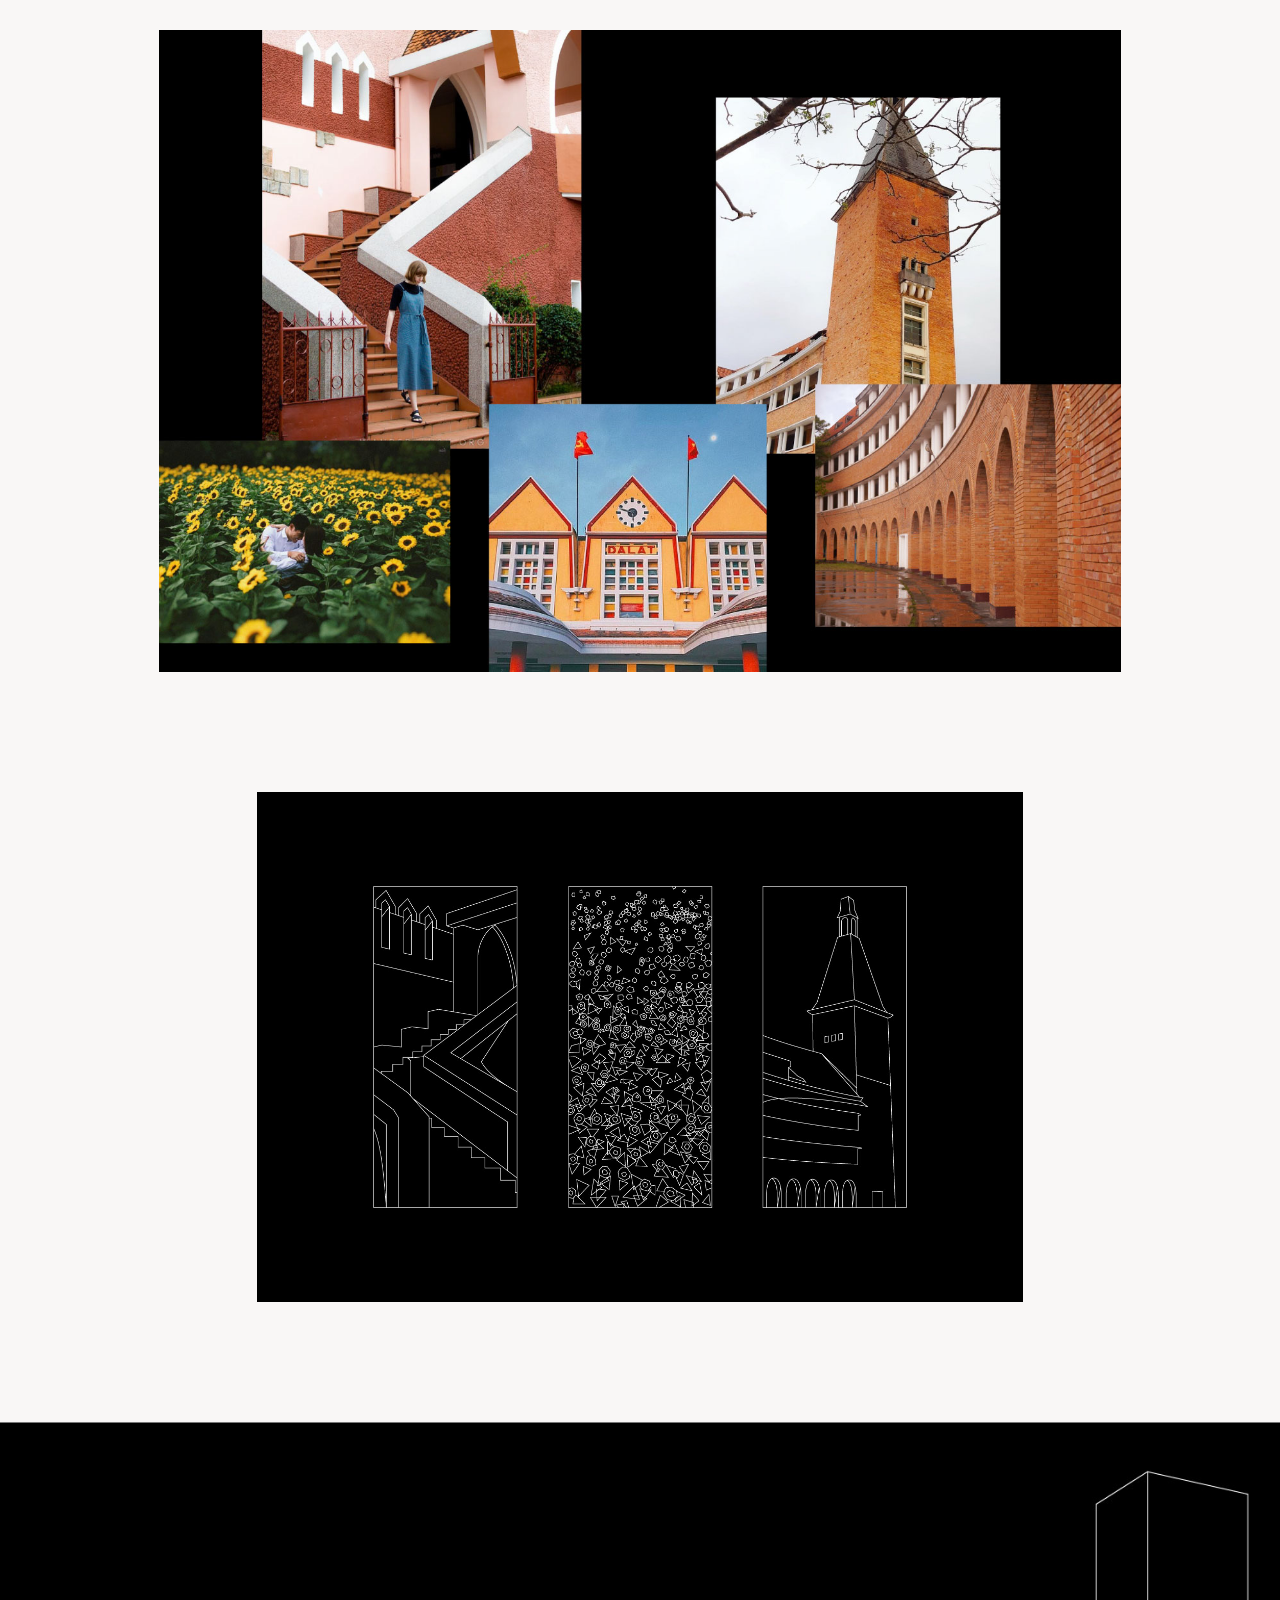
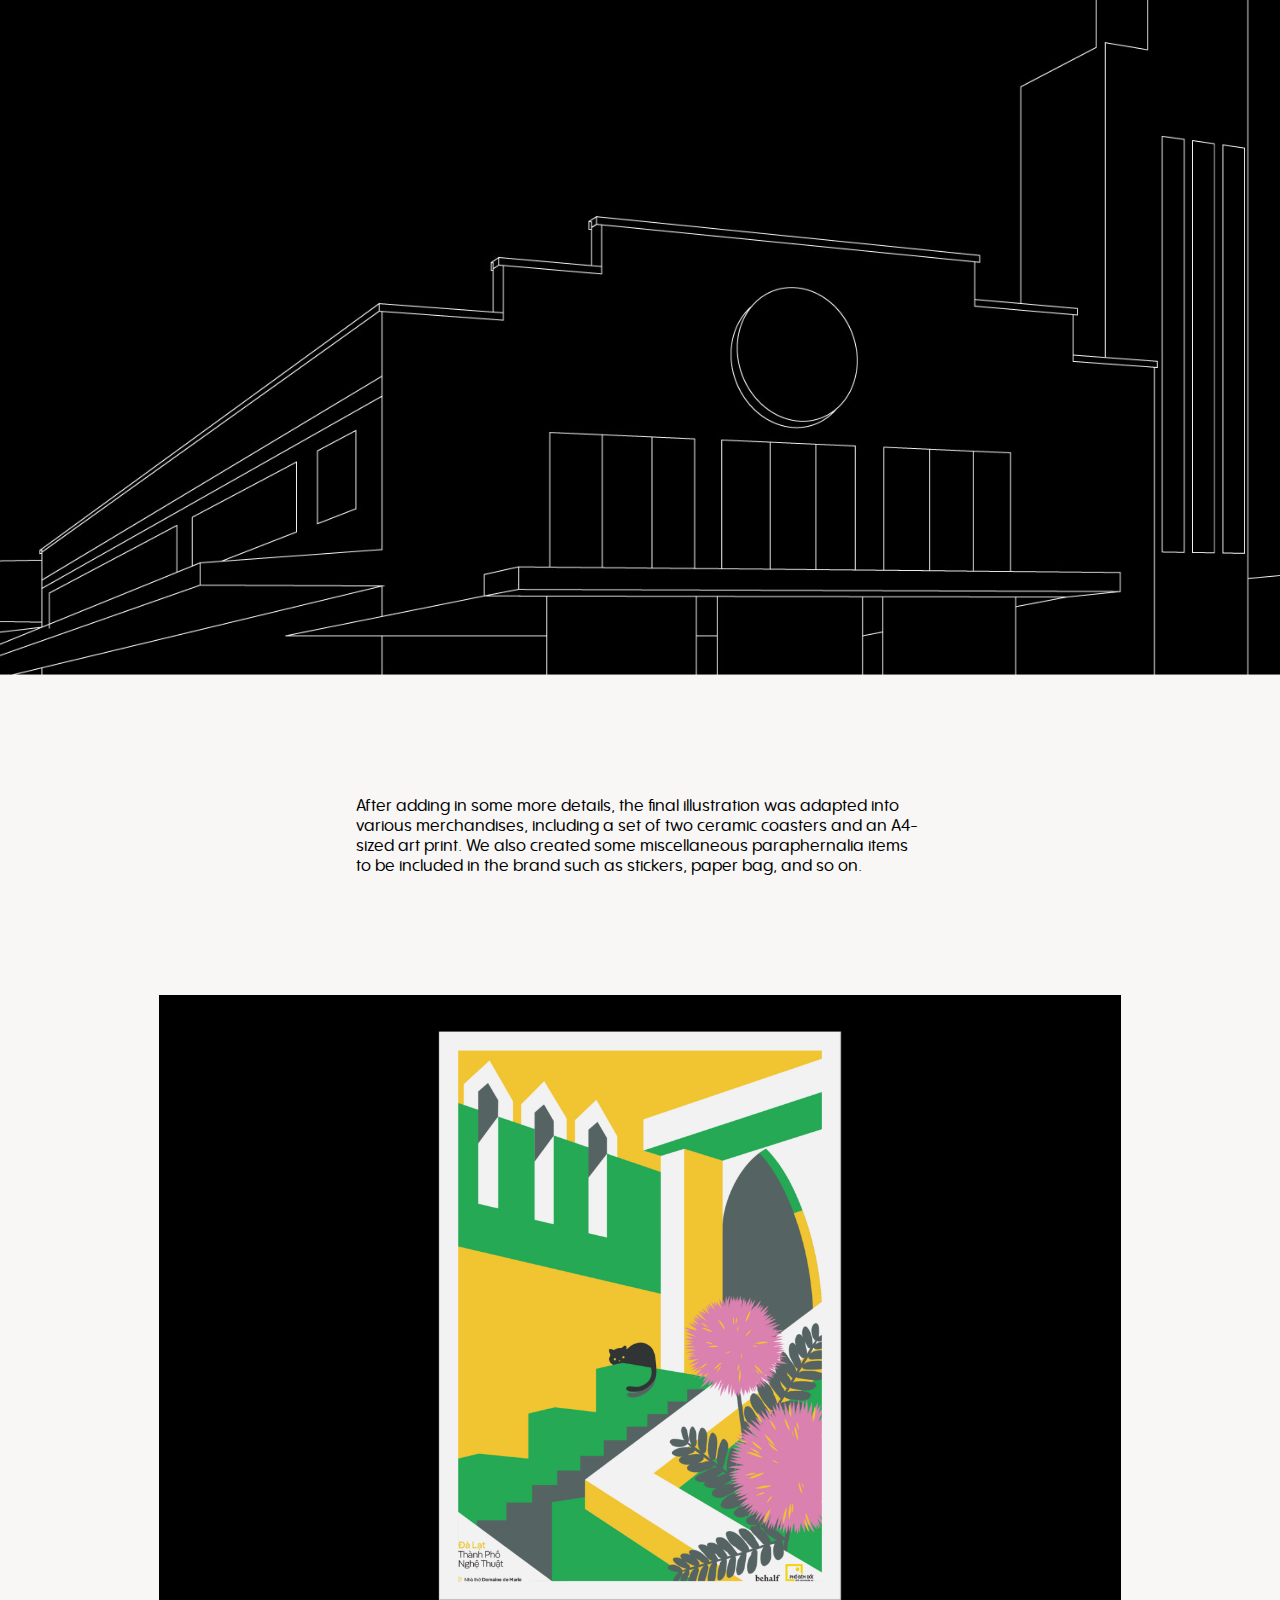
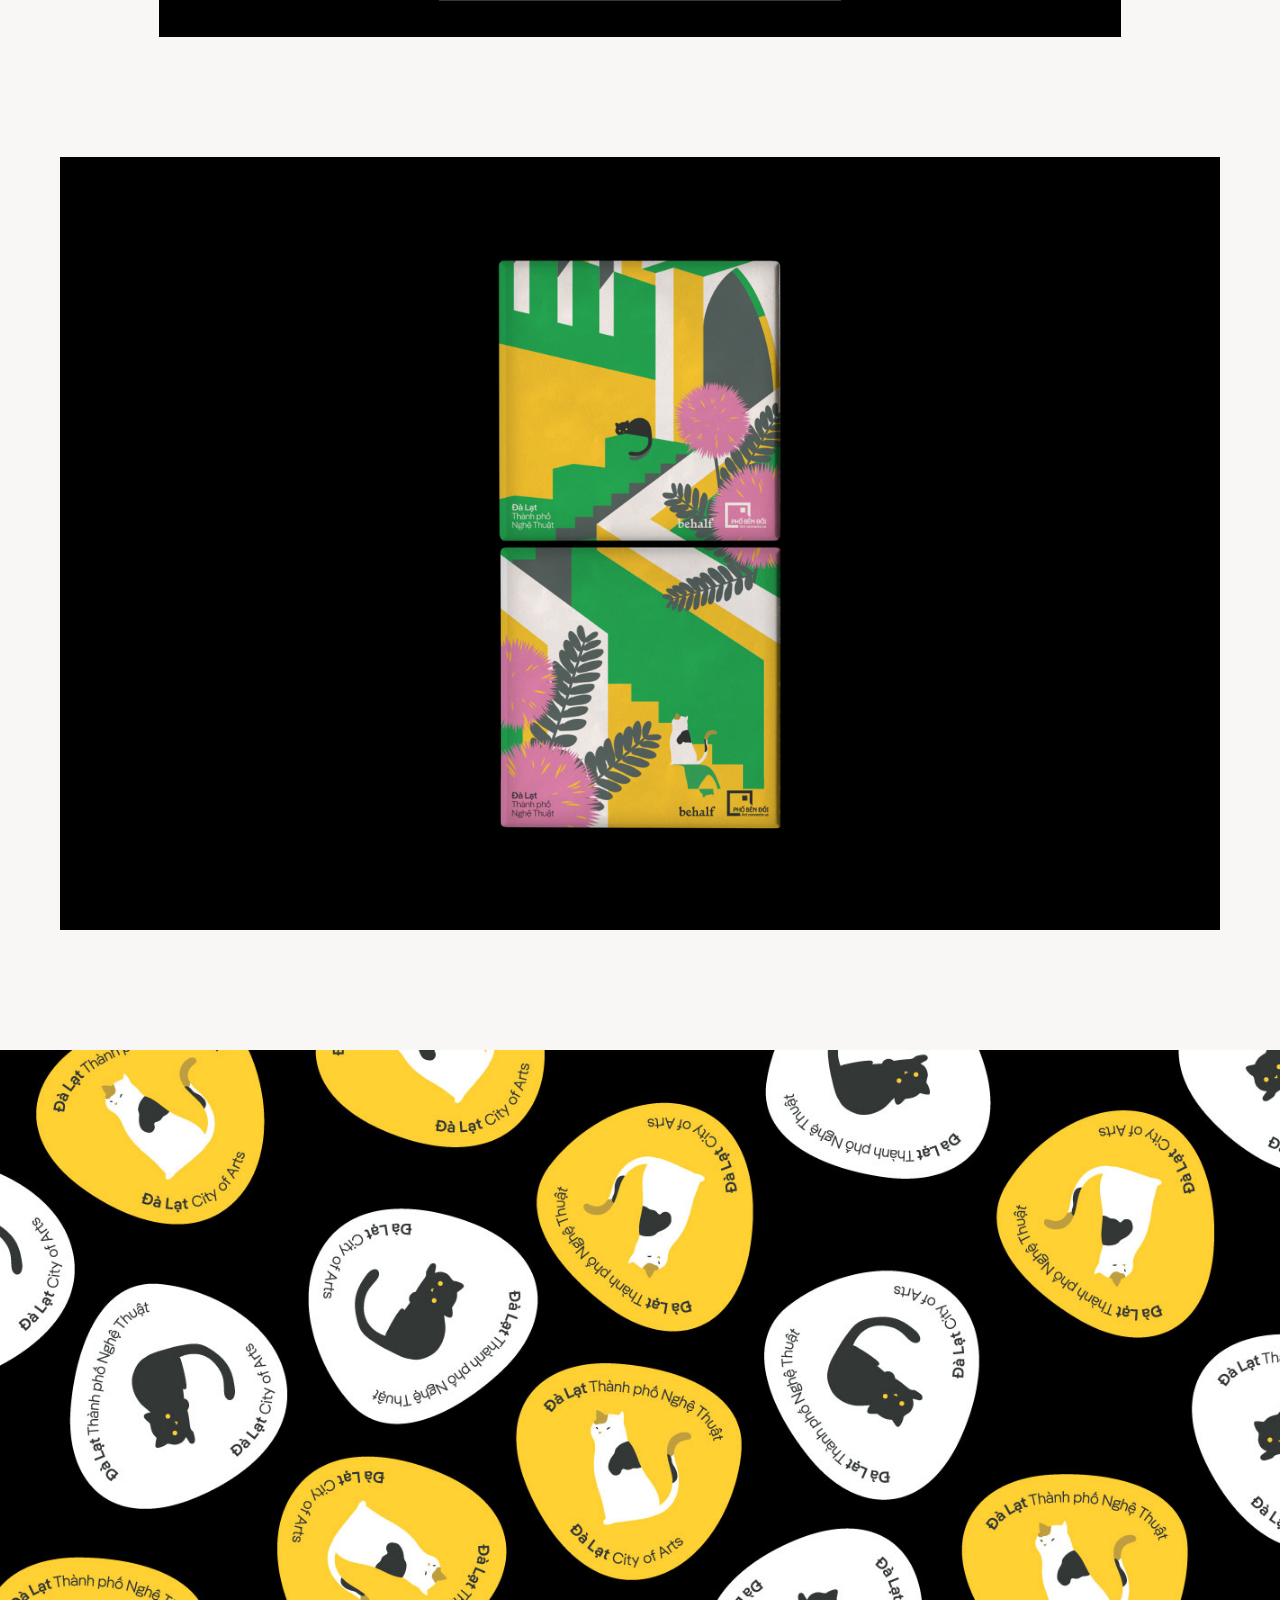
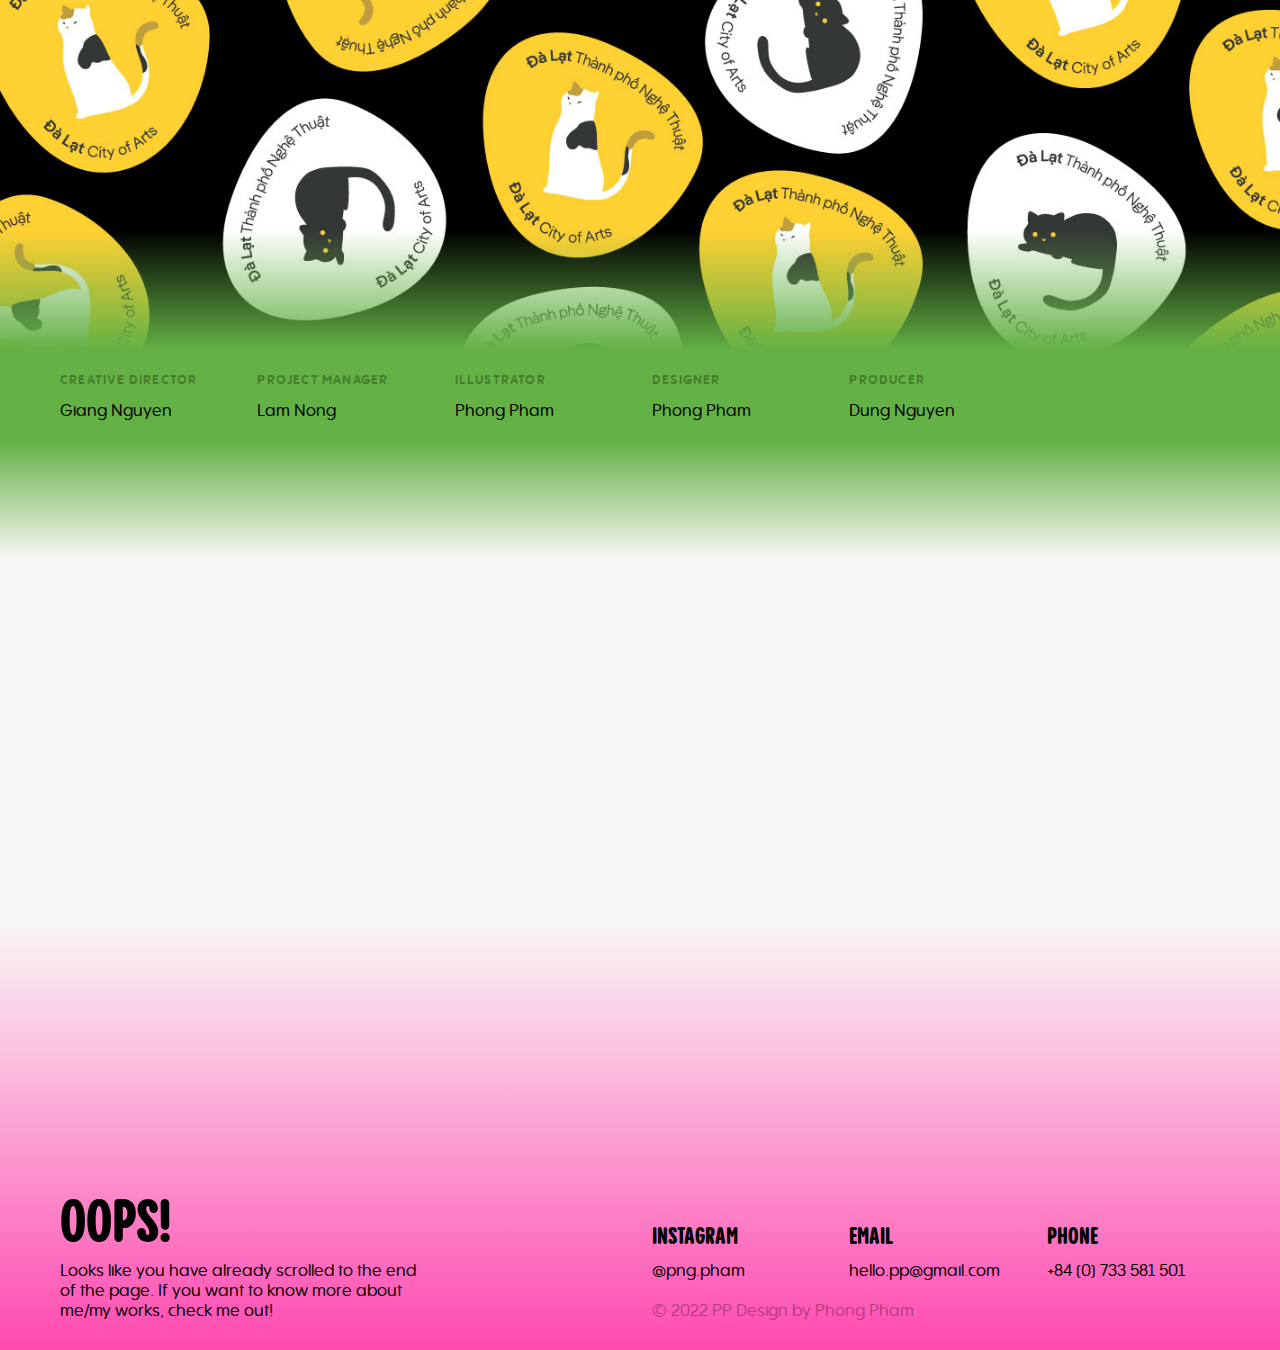
<file: projects/dalat.html>
<!DOCTYPE html>
<html>
    <head>
        <title>PP Design | Dalat Art Print</title>

        <link rel="stylesheet" href="../css/style.css" />
        <link rel="stylesheet" href="css/projectstyle.css" />

        <script src="../js/randomizecolor.js"></script>
        <script src="../js/colorfulselect.js"></script>

        <meta content="width=device-width, initial-scale=1" name="viewport" />
    </head>

    <body onload="return change_color()">
        <nav id="changeNav" class="desktop-nav desktop">
            <div class="container">
                <div class="column-6">
                    <a href="../index.html"
                        ><img
                            src="../assets/0. General/pp_logo.svg"
                            class="logo"
                    /></a>
                </div>
                <div class="column-2">
                    <h3>
                        <a href="../projects.html"> Projects </a>
                    </h3>
                </div>
                <div class="column-2">
                    <h3>
                        <a href="../playpen.html"> Play Pen </a>
                    </h3>
                </div>
                <div class="column-2 outer-column">
                    <h3>
                        <a href="../profile.html"> Profile </a>
                    </h3>
                </div>
            </div>
        </nav>

        <nav id="mobile-changeNav" class="mobile-nav mobile">
            <div class="mobile-nav-logo mobile-nav-component">
                <a href="../index.html"
                    ><img
                        src="../assets/0. General/pp_logo.svg"
                        class="mobile-logo"
                /></a>
            </div>
            <div class="mobile-nav-buttons mobile-nav-component">
                <h3 class="mobile-button">
                    <a href="../projects.html"> Projects </a>
                </h3>
                <h3 class="mobile-button">
                    <a href="../playpen.html"> Play Pen </a>
                </h3>
                <h3 class="mobile-outer-button">
                    <a href="../profile.html"> Profile </a>
                </h3>
            </div>
        </nav>

        <main>
            <header>
                <div class="container">
                    <div class="column-6 info">
                        <h3 class="reduce sector">Illustration</h3>
                        <h1 class="width-5 project-name">Dalat Art Print</h1>
                    </div>
                    <div
                        class="column-6 outer-column thumbnail-dalat thumbnail"
                    ></div>
                </div>
                <div class="transition-top bg-gra-yellow-invert"></div>
            </header>

            <div class="brief bg-yellow">
                <div class="container">
                    <div class="column-6">
                        <p class="small-text reduce">Description</p>
                        <p class="width-4">
                            In 2022, Dalat is recognized by UNESCO as a city of
                            arts, specifically music. To celebrate the creative
                            synergy of the city, Behalf team has worked
                            alongside with Pho Ben Doi: Art Connects Us to
                            create an artful set of merchandises for a local art
                            fair.
                        </p>
                    </div>
                    <div class="column-2">
                        <p class="small-text reduce">Client</p>
                        <p>Dalat City</p>
                    </div>
                    <div class="column-2">
                        <p class="small-text reduce">Scope</p>
                        <p>Illustration</p>
                    </div>
                    <div class="column-2 outer-column">
                        <p class="small-text reduce">Year</p>
                        <p>2022</p>
                    </div>
                </div>
            </div>

            <div class="transition-bottom bg-gra-yellow"></div>

            <div class="case-study">
                <div class="container">
                    <p class="width-6">
                        The end goal of the project is to create an abstract
                        artwork that represents Dalat city. In order to do so,
                        we investigated several subject matters in the city,
                        from ancient French architecture to the natural
                        sceneries. With the help of Pho Ben Doi, we managed to
                        come up with 4 illustrations, each representing a
                        different side of Dalat: Domaine de Marie, sunflower
                        field, Dalat University, and Hoa Binh theater.
                    </p>

                    <img
                        src="../assets/2. Project/6.Dalat/inspirations.jpg"
                        class="width-10"
                    />

                    <img
                        src="../assets/2. Project/6.Dalat/sketches.jpg"
                        class="width-8"
                    />

                    <img
                        src="../assets/2. Project/6.Dalat/hoa-binh-theater.jpg"
                        class="full-width"
                    />

                    <p class="width-6">
                        After adding in some more details, the final
                        illustration was adapted into various merchandises,
                        including a set of two ceramic coasters and an A4-sized
                        art print. We also created some miscellaneous
                        paraphernalia items to be included in the brand such as
                        stickers, paper bag, and so on.
                    </p>

                    <img
                        src="../assets/2. Project/6.Dalat/a4-print.jpg"
                        class="width-10"
                    />

                    <img
                        src="../assets/2. Project/6.Dalat/coasters.jpg"
                        class="width-12"
                    />

                    <div class="last-img-dalat last-img">
                        <div
                            class="last-transition-top bg-gra-green-invert no-margin"
                        ></div>
                    </div>
                </div>
            </div>

            <div class="credit bg-green">
                <div class="container">
                    <div class="column-2">
                        <p class="small-text reduce">Creative Director</p>
                        <p>Giang Nguyen</p>
                    </div>
                    <div class="column-2 outer-column-mobile">
                        <p class="small-text reduce">Project Manager</p>
                        <p>Lam Nong</p>
                    </div>
                    <div class="column-2">
                        <p class="small-text reduce">Illustrator</p>
                        <p>Phong Pham</p>
                    </div>
                    <div class="column-2 outer-column-mobile">
                        <p class="small-text reduce">Designer</p>
                        <p>Phong Pham</p>
                    </div>
                    <div class="column-2 outer-column outer-column-mobile">
                        <p class="small-text reduce">Producer</p>
                        <p>Dung Nguyen</p>
                    </div>
                </div>
            </div>

            <div
                class="transition-bottom bg-gra-green last-transition-bottom"
            ></div>
        </main>

        <footer id="changeFooter" class="desktop-footer desktop">
            <div class="container">
                <div class="column-6">
                    <h2>Oops!</h2>
                    <p class="width-4">
                        Looks like you have already scrolled to the end of the
                        page. If you want to know more about me/my works, check
                        me out!
                    </p>
                </div>
                <div class="column-6 outer-column">
                    <div class="column-2">
                        <h3>Instagram</h3>
                        <p>
                            <a href="https://www.instagram.com/png.pham/"
                                >@png.pham</a
                            >
                        </p>
                    </div>
                    <div class="column-2">
                        <h3>Email</h3>
                        <p>
                            <a href="mailto:hello.pp@gmail.com"
                                >hello.pp@gmail.com</a
                            >
                        </p>
                    </div>
                    <div class="column-2 outer-column">
                        <h3>Phone</h3>
                        <p>+84 (0) 733 581 501</p>
                    </div>
                    <p class="copyright reduce">
                        © 2022 PP Design by Phong Pham
                    </p>
                </div>
            </div>
        </footer>

        <footer id="mobile-changeFooter" class="mobile-footer mobile">
            <div class="container">
                <div class="mobile-footer-oops mobile-column-2">
                    <h1 class="big-text">Oops!</h1>
                </div>
                <div class="mobile-footer-infos mobile-column-2 outer-column">
                    <p>
                        Looks like you have already scrolled to the end of the
                        page. If you want to know more about me/my works, check
                        me out!
                    </p>
                    <div class="mobile-info mobile-first-info">
                        <h3>Instagram</h3>
                        <p>
                            <a href="https://www.instagram.com/png.pham/"
                                >@png.pham</a
                            >
                        </p>
                    </div>
                    <div class="mobile-info">
                        <h3>Email</h3>
                        <p>
                            <a href="mailto:hello.pp@gmail.com"
                                >hello.pp@gmail.com</a
                            >
                        </p>
                    </div>
                    <div class="mobile-info mobile-outer-info">
                        <h3>Phone</h3>
                        <p>+84 (0) 733 581 501</p>
                    </div>
                </div>
            </div>
            <p class="mobile-copyright reduce">
                © 2022 PP Design by Phong Pham
            </p>
        </footer>

        <script src="../js/hiddennav.js"></script>
    </body>
</html>
</file>
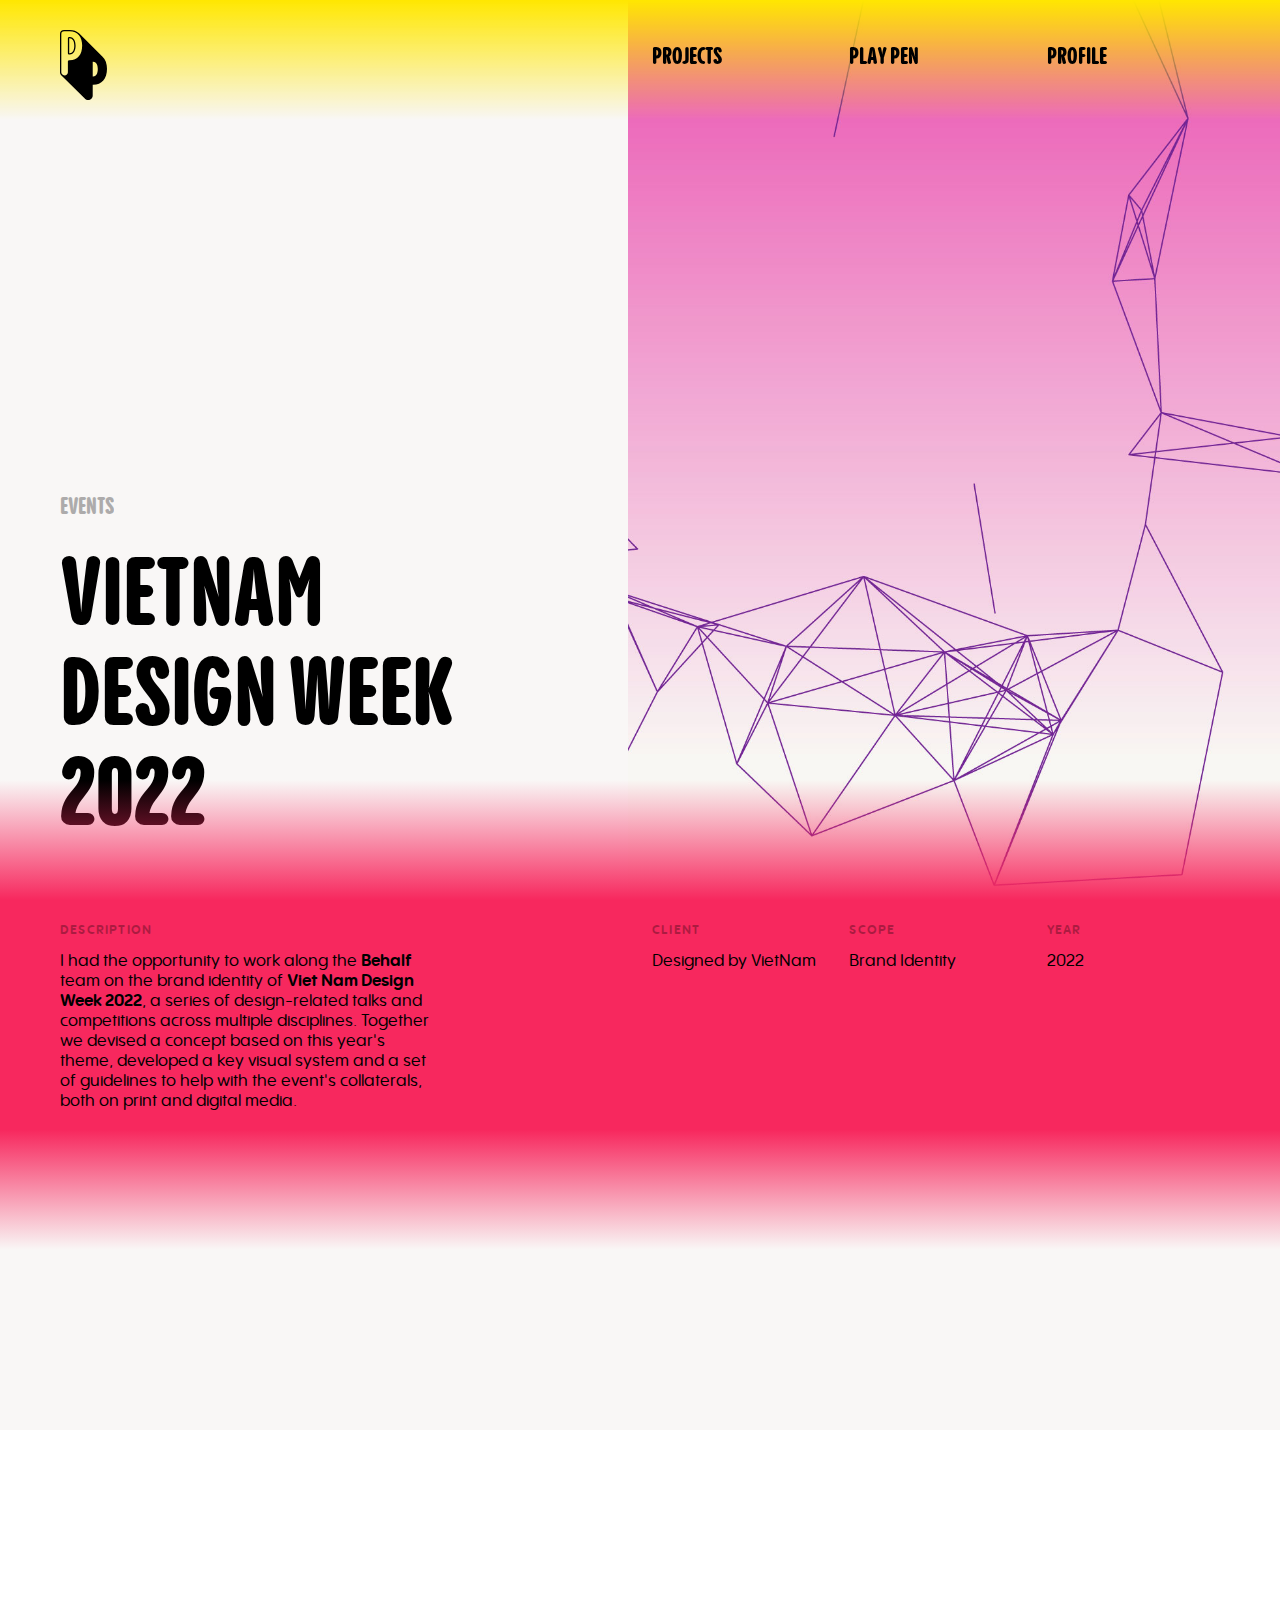
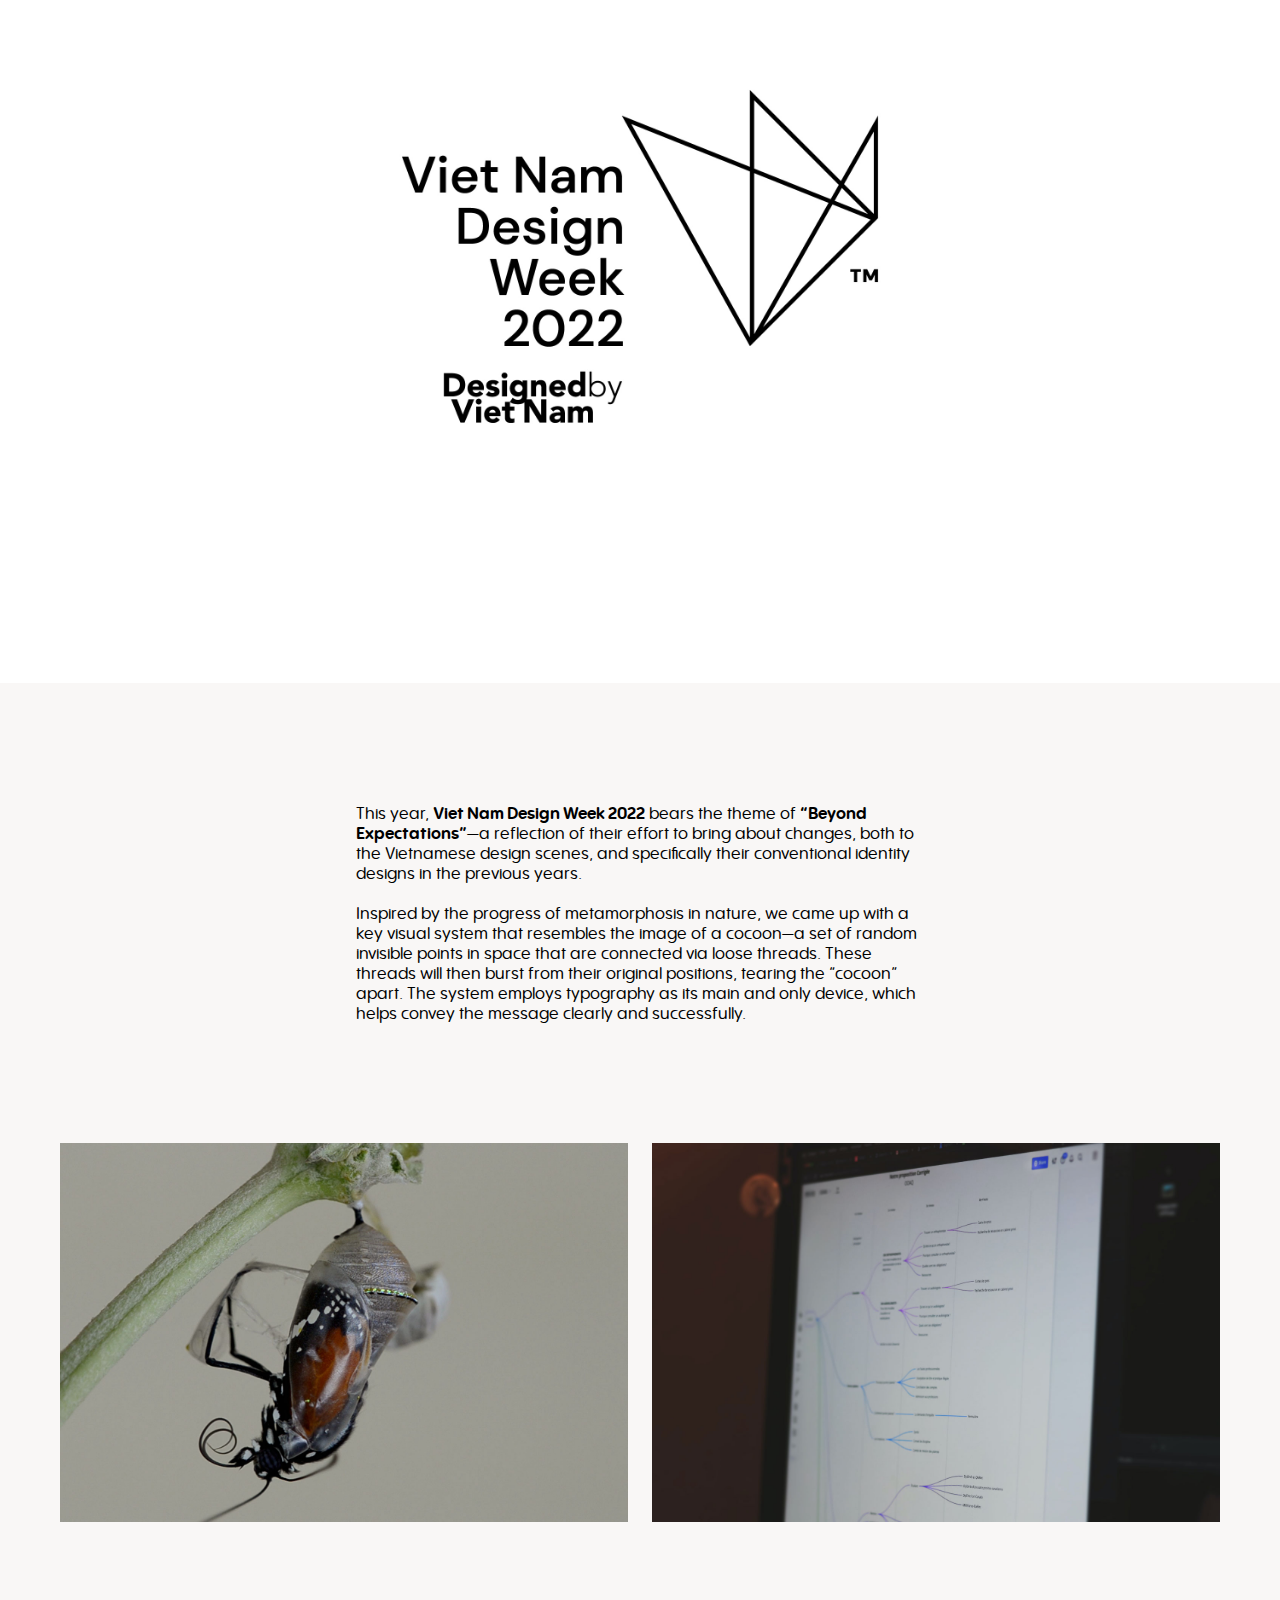
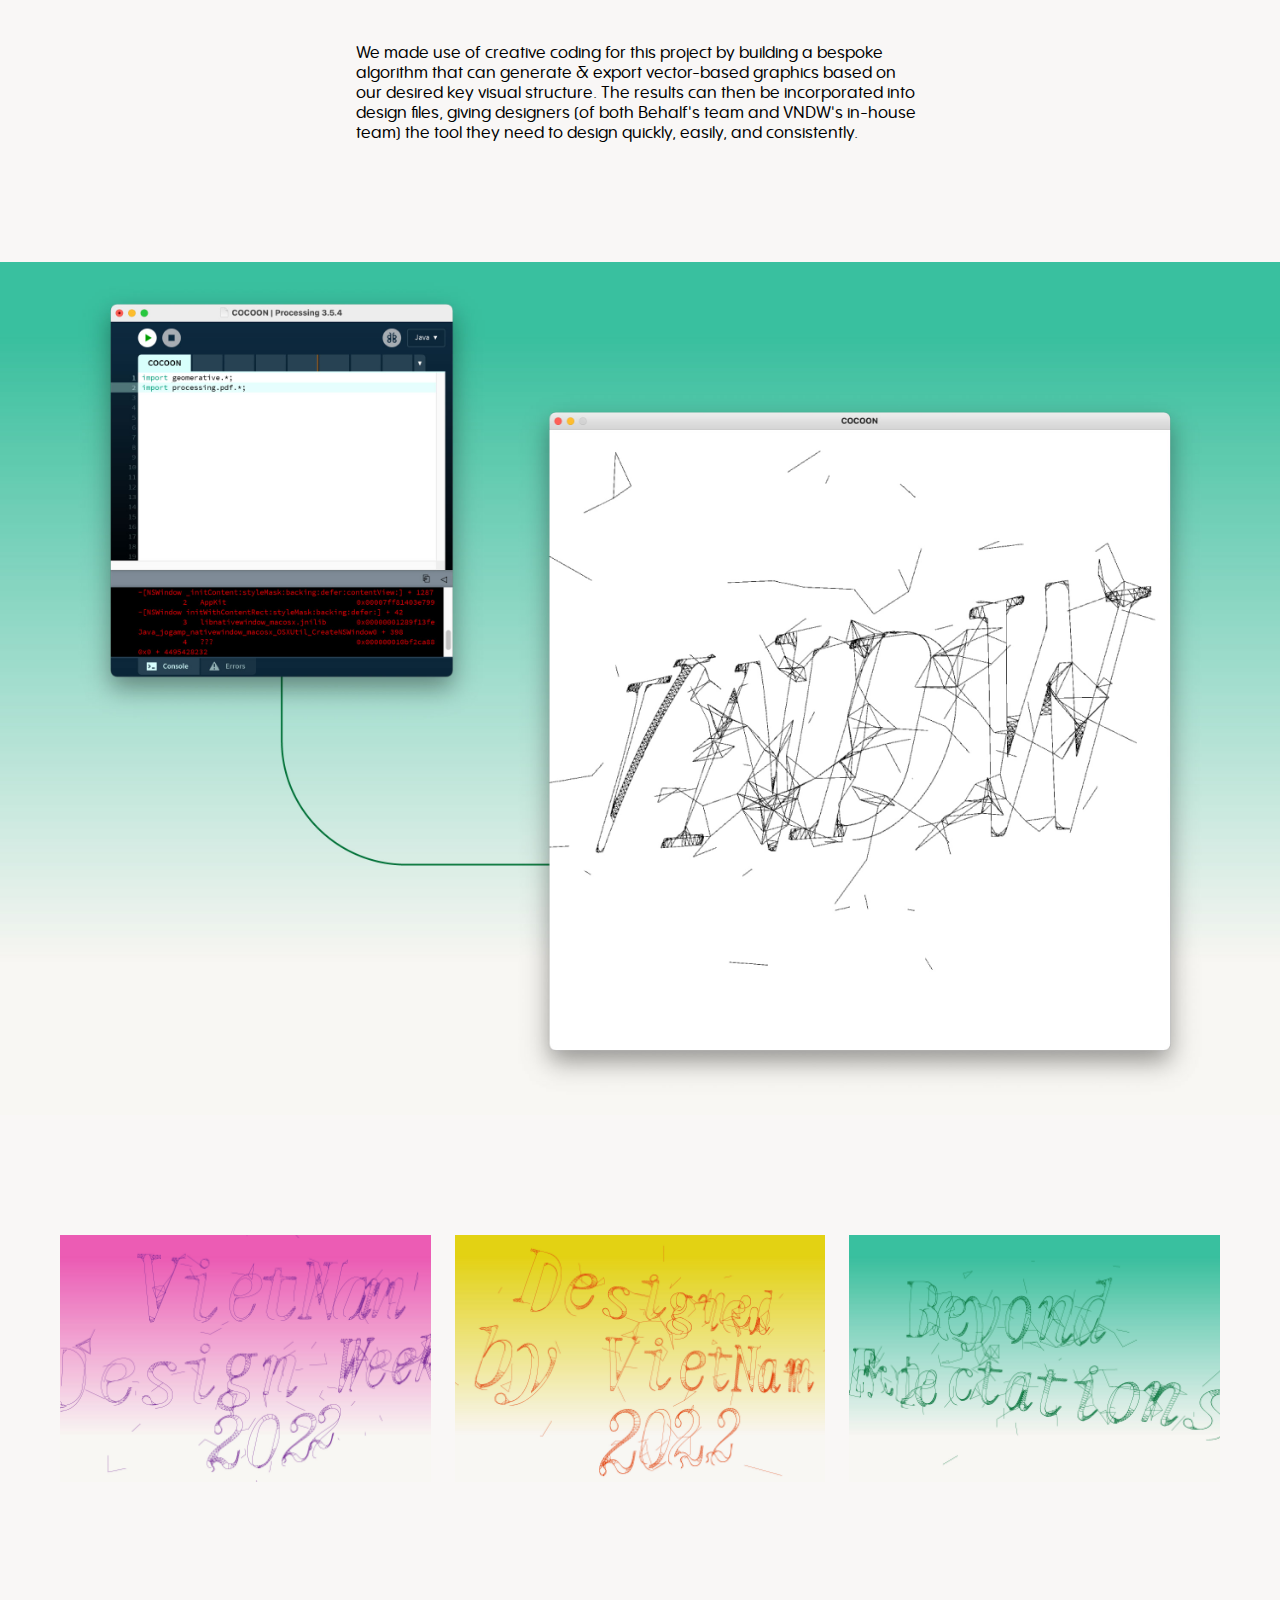
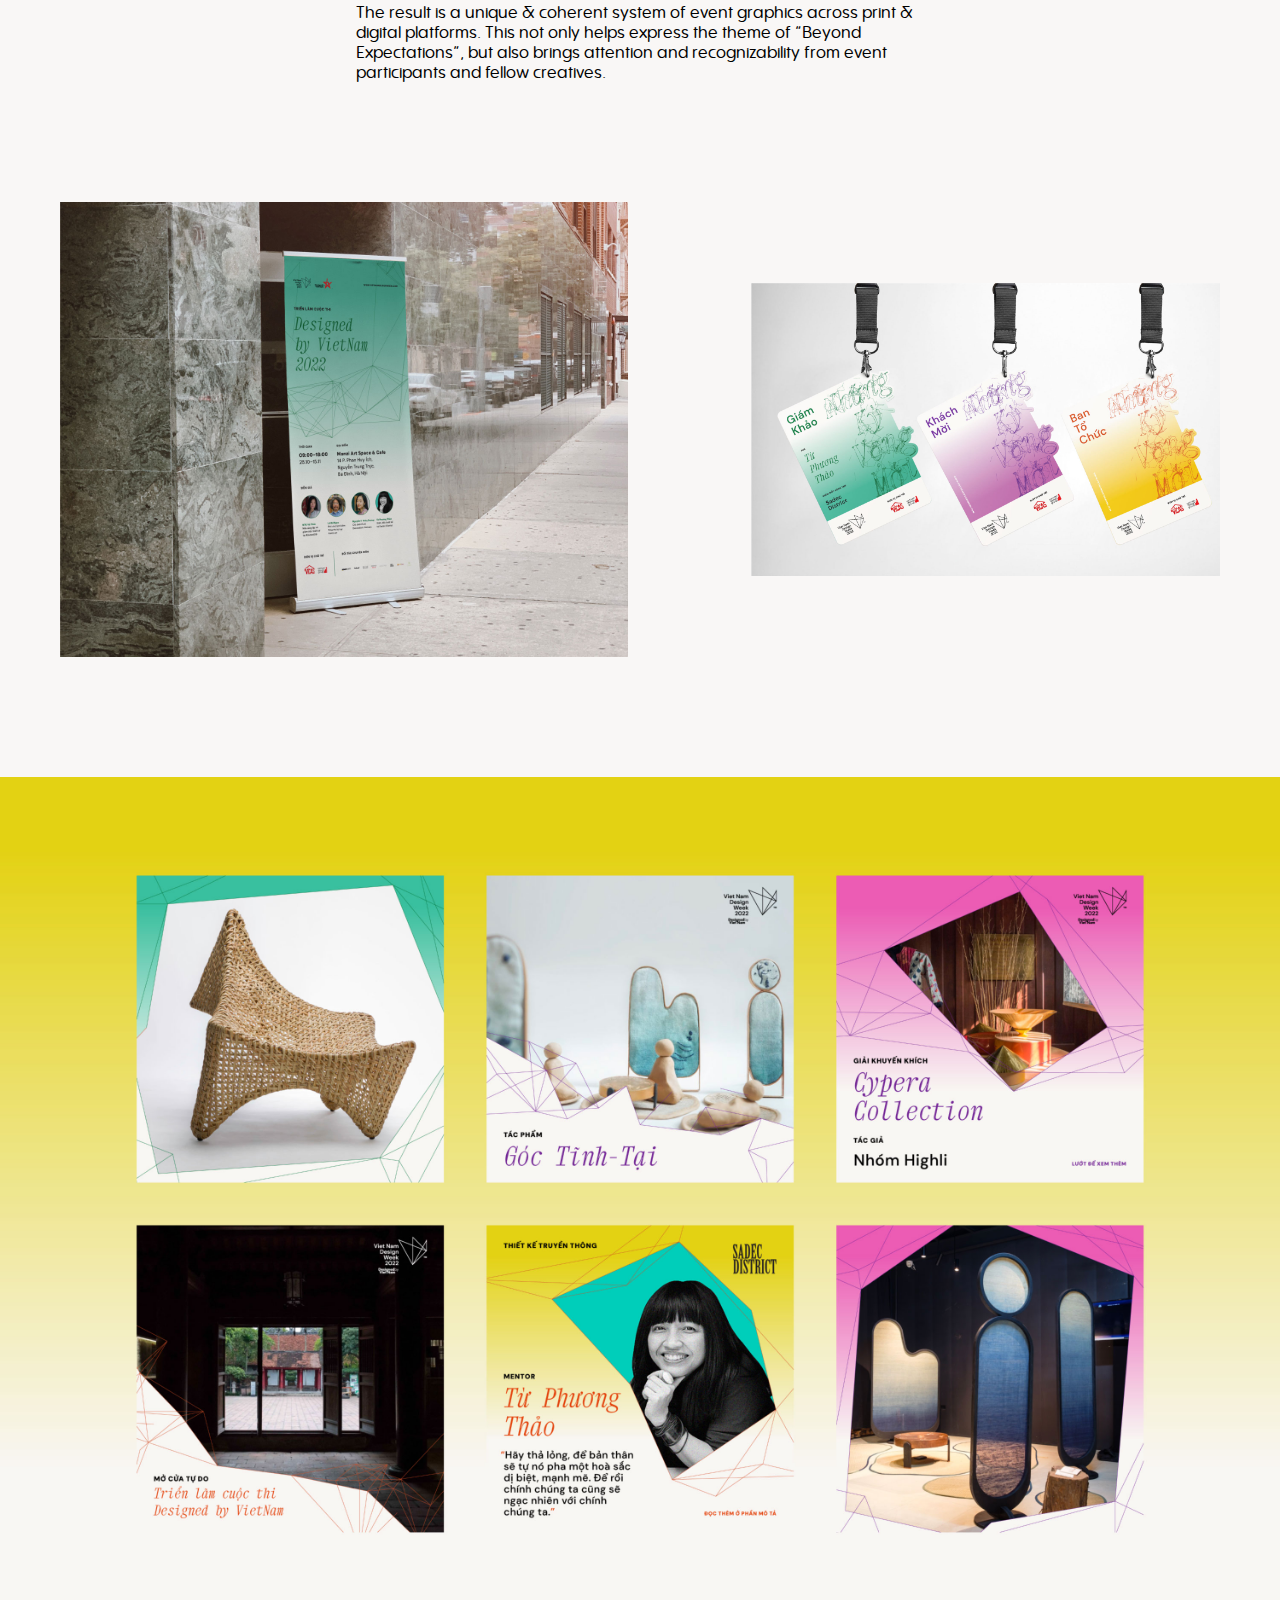
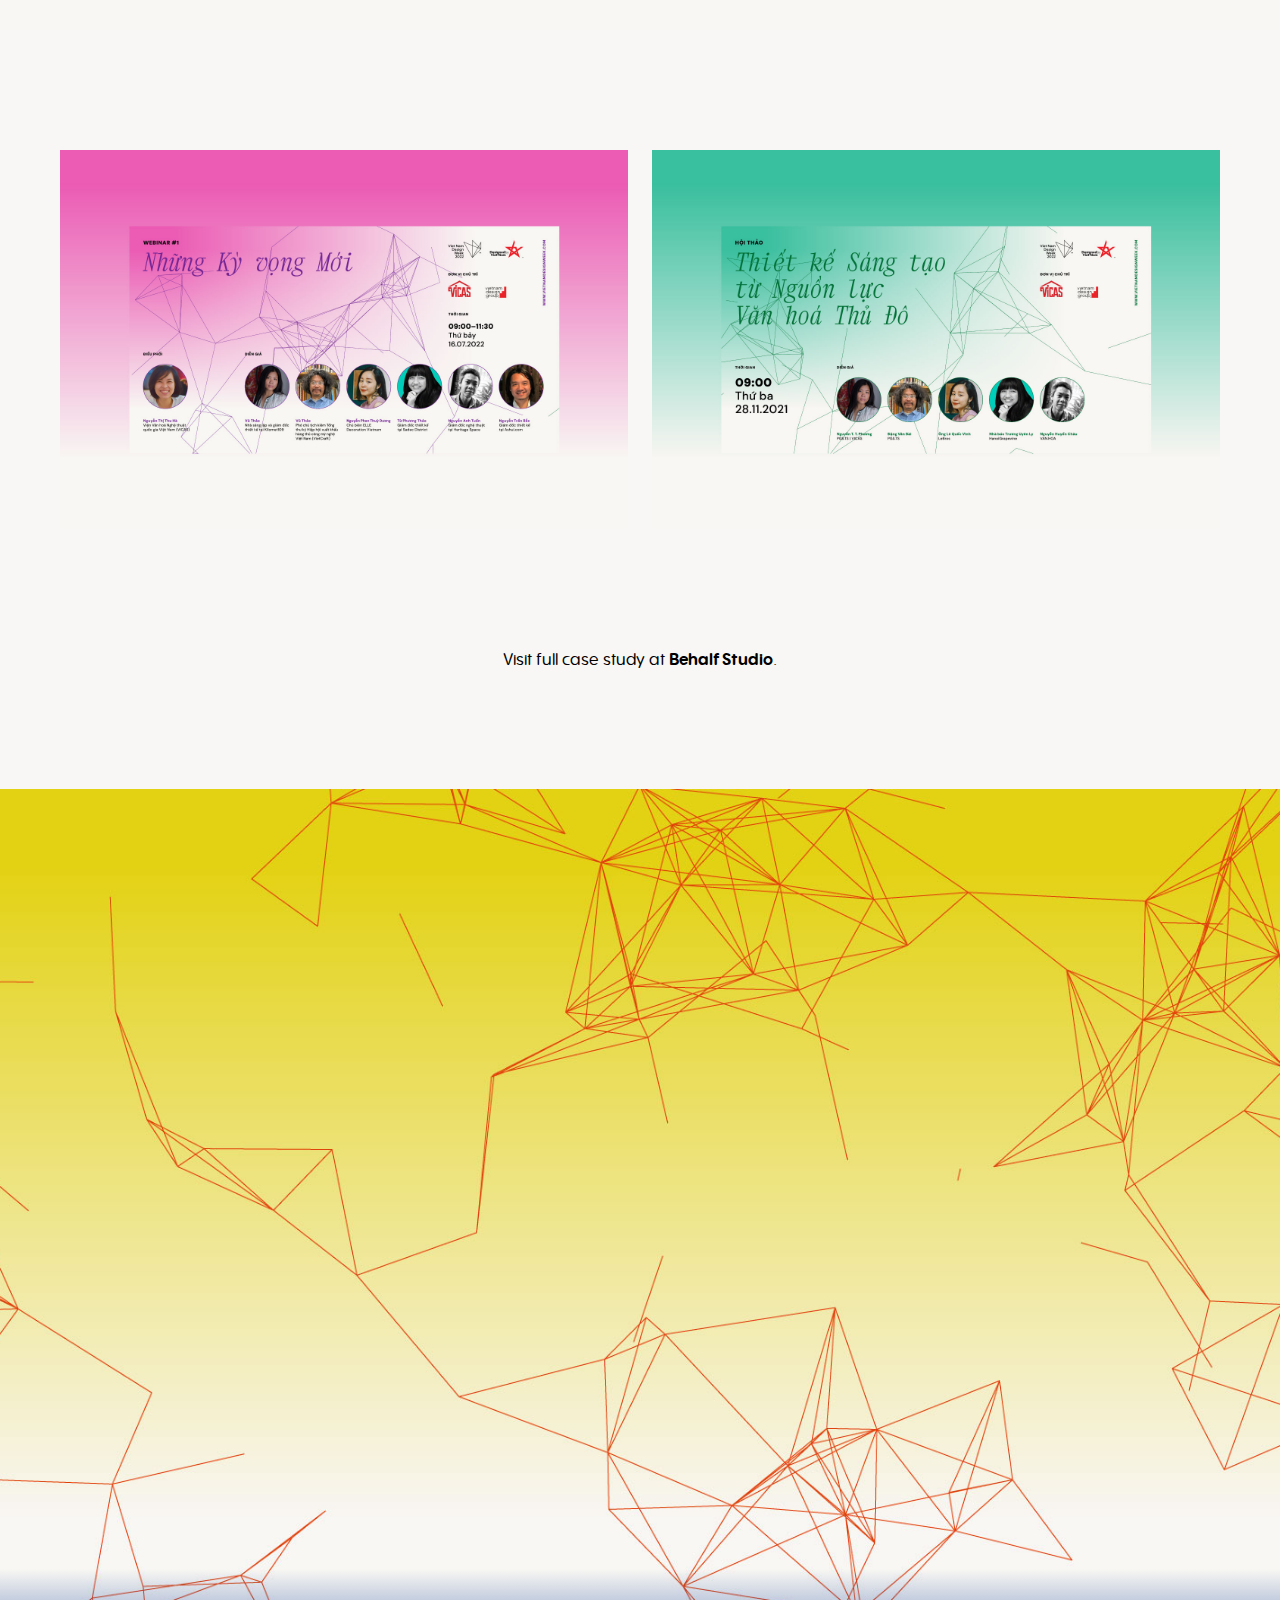
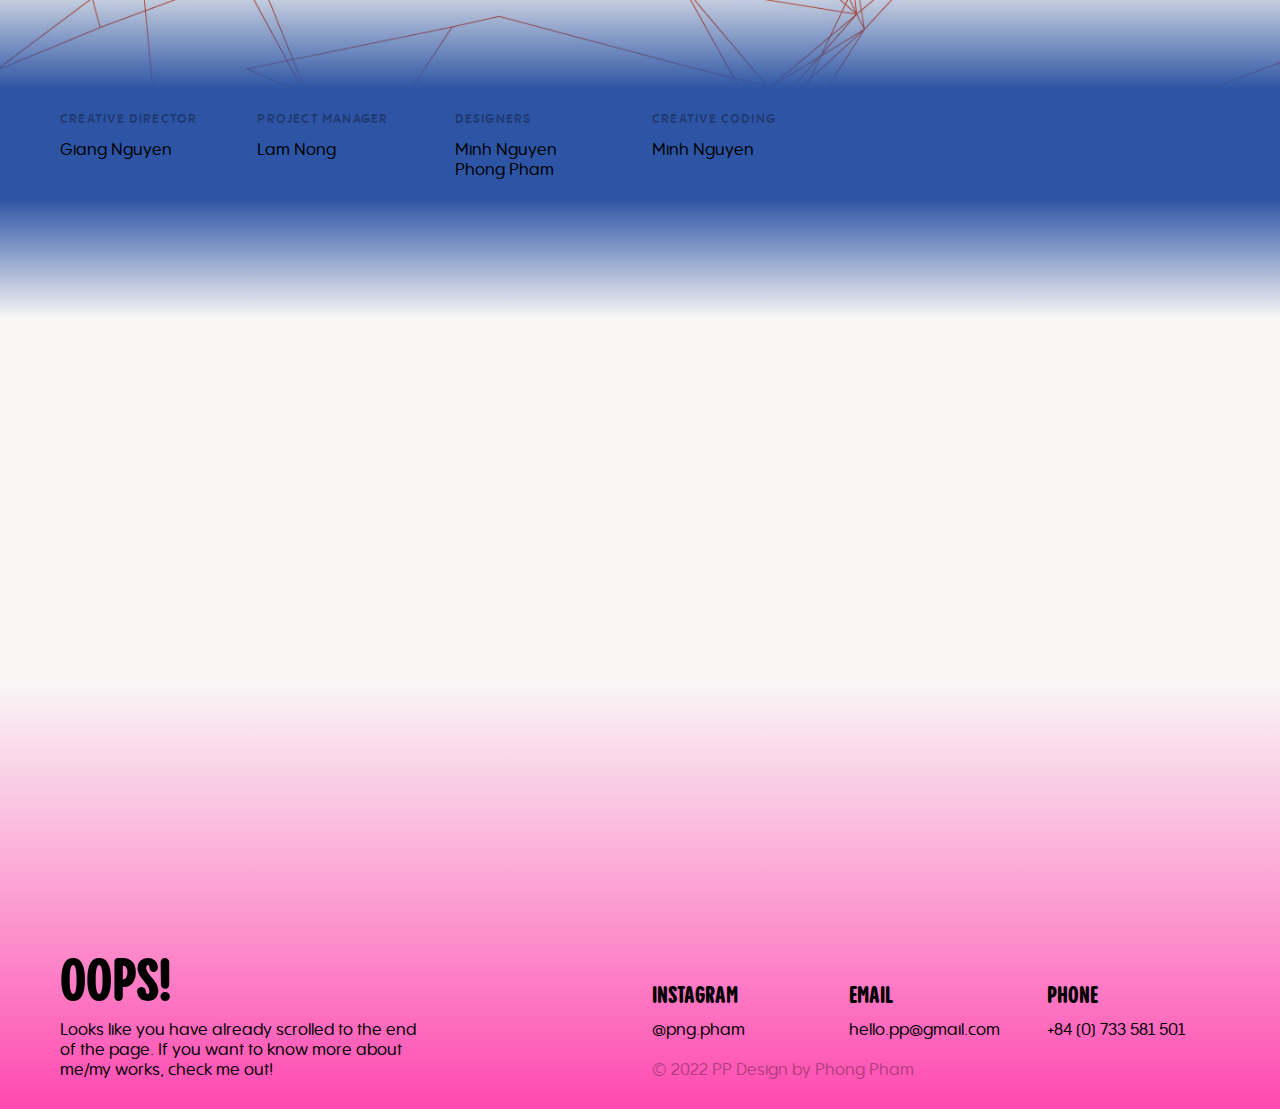
<file: projects/vndw.html>
<!DOCTYPE html>
<html>
    <head>
        <title>PP Design | VietNam Design Week 2022</title>

        <link rel="stylesheet" href="../css/style.css" />
        <link rel="stylesheet" href="css/projectstyle.css" />

        <script src="../js/randomizecolor.js"></script>
        <script src="../js/colorfulselect.js"></script>

        <meta content="width=device-width, initial-scale=1" name="viewport" />
    </head>

    <body onload="return change_color()">
        <nav id="changeNav" class="desktop-nav desktop">
            <div class="container">
                <div class="column-6">
                    <a href="../index.html"
                        ><img
                            src="../assets/0. General/pp_logo.svg"
                            class="logo"
                    /></a>
                </div>
                <div class="column-2">
                    <h3>
                        <a href="../projects.html"> Projects </a>
                    </h3>
                </div>
                <div class="column-2">
                    <h3>
                        <a href="../playpen.html"> Play Pen </a>
                    </h3>
                </div>
                <div class="column-2 outer-column">
                    <h3>
                        <a href="../profile.html"> Profile </a>
                    </h3>
                </div>
            </div>
        </nav>

        <nav id="mobile-changeNav" class="mobile-nav mobile">
            <div class="mobile-nav-logo mobile-nav-component">
                <a href="../index.html"
                    ><img
                        src="../assets/0. General/pp_logo.svg"
                        class="mobile-logo"
                /></a>
            </div>
            <div class="mobile-nav-buttons mobile-nav-component">
                <h3 class="mobile-button">
                    <a href="../projects.html"> Projects </a>
                </h3>
                <h3 class="mobile-button">
                    <a href="../playpen.html"> Play Pen </a>
                </h3>
                <h3 class="mobile-outer-button">
                    <a href="../profile.html"> Profile </a>
                </h3>
            </div>
        </nav>

        <main>
            <header>
                <div class="container">
                    <div class="column-6 info">
                        <h3 class="reduce sector">Events</h3>
                        <h1 class="width-5 project-name">
                            VietNam Design Week 2022
                        </h1>
                    </div>
                    <div
                        class="column-6 outer-column thumbnail-vndw thumbnail"
                    ></div>
                </div>
                <div class="transition-top bg-gra-red-invert"></div>
            </header>

            <div class="brief bg-red">
                <div class="container">
                    <div class="column-6">
                        <p class="small-text reduce">Description</p>
                        <p class="width-4">
                            I had the opportunity to work along the
                            <span class="bold">Behalf</span> team on the brand
                            identity of
                            <span class="bold">Viet Nam Design Week 2022</span>,
                            a series of design-related talks and competitions
                            across multiple disciplines. Together we devised a
                            concept based on this year's theme, developed a key
                            visual system and a set of guidelines to help with
                            the event's collaterals, both on print and digital
                            media.
                        </p>
                    </div>
                    <div class="column-2">
                        <p class="small-text reduce">Client</p>
                        <p>Designed by VietNam</p>
                    </div>
                    <div class="column-2">
                        <p class="small-text reduce">Scope</p>
                        <p>Brand Identity</p>
                    </div>
                    <div class="column-2 outer-column">
                        <p class="small-text reduce">Year</p>
                        <p>2022</p>
                    </div>
                </div>
            </div>

            <div class="transition-bottom bg-gra-red"></div>

            <div class="case-study">
                <div class="container">
                    <img
                        src="../assets/2. Project/8.VNDW/project-logo.jpg"
                        class="full-width"
                    />

                    <p class="width-6">
                        This year,
                        <span class="bold">Viet Nam Design Week 2022</span>
                        bears the theme of
                        <span class="bold">“Beyond Expectations”</span>—a
                        reflection of their effort to bring about changes, both
                        to the Vietnamese design scenes, and specifically their
                        conventional identity designs in the previous years.<br /><br />Inspired
                        by the progress of metamorphosis in nature, we came up
                        with a key visual system that resembles the image of a
                        cocoon—a set of random invisible points in space that
                        are connected via loose threads. These threads will then
                        burst from their original positions, tearing the
                        “cocoon” apart. The system employs typography as its
                        main and only device, which helps convey the message
                        clearly and successfully.
                    </p>

                    <div class="row row-middle">
                        <img
                            src="../assets/2. Project/8.VNDW/inspiration-1.jpg"
                            class="width-6 no-margin"
                        />
                        <img
                            src="../assets/2. Project/8.VNDW/inspiration-2.jpg"
                            class="width-6 no-margin"
                        />
                    </div>

                    <p class="width-6">
                        We made use of creative coding for this project by
                        building a bespoke algorithm that can generate & export
                        vector-based graphics based on our desired key visual
                        structure. The results can then be incorporated into
                        design files, giving designers (of both Behalf's team
                        and VNDW's in-house team) the tool they need to design
                        quickly, easily, and consistently.
                    </p>

                    <img
                        src="../assets/2. Project/8.VNDW/coding.jpg"
                        class="full-width"
                    />

                    <div class="row row-middle">
                        <img
                            src="../assets/2. Project/8.VNDW/kv-1.jpg"
                            class="width-4 no-margin"
                        />
                        <img
                            src="../assets/2. Project/8.VNDW/kv-2.jpg"
                            class="width-4 no-margin"
                        />
                        <img
                            src="../assets/2. Project/8.VNDW/kv-3.jpg"
                            class="width-4 no-margin"
                        />
                    </div>

                    <p class="width-6">
                        The result is a unique & coherent system of event
                        graphics across print & digital platforms. This not only
                        helps express the theme of “Beyond Expectations”, but
                        also brings attention and recognizability from event
                        participants and fellow creatives.
                    </p>

                    <div class="row row-middle">
                        <img
                            src="../assets/2. Project/8.VNDW/standee.jpg"
                            class="width-6 no-margin"
                        />
                        <img
                            src="../assets/2. Project/8.VNDW/id-card.jpg"
                            class="width-5 no-margin"
                        />
                    </div>

                    <img
                        src="../assets/2. Project/8.VNDW/social-posts.jpg"
                        class="full-width"
                    />

                    <div class="row row-middle">
                        <img
                            src="../assets/2. Project/8.VNDW/event-banner-1.jpg"
                            class="width-6 no-margin"
                        />
                        <img
                            src="../assets/2. Project/8.VNDW/event-banner-2.jpg"
                            class="width-6 no-margin"
                        />
                    </div>

                    <p>
                        Visit full case study at
                        <a
                            href="https://onbehalfof.studio"
                            target="_blank"
                            class="bold"
                            >Behalf Studio</a
                        >.
                    </p>

                    <div class="last-img-vndw last-img">
                        <div
                            class="last-transition-top bg-gra-blue-invert no-margin"
                        ></div>
                    </div>
                </div>
            </div>

            <div class="credit bg-blue">
                <div class="container">
                    <div class="column-2">
                        <p class="small-text reduce">Creative Director</p>
                        <p>Giang Nguyen</p>
                    </div>
                    <div class="column-2 outer-column-mobile">
                        <p class="small-text reduce">Project Manager</p>
                        <p>Lam Nong</p>
                    </div>
                    <div class="column-2">
                        <p class="small-text reduce">Designers</p>
                        <p>Minh Nguyen<br />Phong Pham</p>
                    </div>
                    <div class="column-2 outer-column outer-column-mobile">
                        <p class="small-text reduce">Creative Coding</p>
                        <p>Minh Nguyen</p>
                    </div>
                </div>
            </div>

            <div
                class="transition-bottom bg-gra-blue last-transition-bottom"
            ></div>
        </main>

        <footer id="changeFooter" class="desktop-footer desktop">
            <div class="container">
                <div class="column-6">
                    <h2>Oops!</h2>
                    <p class="width-4">
                        Looks like you have already scrolled to the end of the
                        page. If you want to know more about me/my works, check
                        me out!
                    </p>
                </div>
                <div class="column-6 outer-column">
                    <div class="column-2">
                        <h3>Instagram</h3>
                        <p>
                            <a href="https://www.instagram.com/png.pham/"
                                >@png.pham</a
                            >
                        </p>
                    </div>
                    <div class="column-2">
                        <h3>Email</h3>
                        <p>
                            <a href="mailto:hello.pp@gmail.com"
                                >hello.pp@gmail.com</a
                            >
                        </p>
                    </div>
                    <div class="column-2 outer-column">
                        <h3>Phone</h3>
                        <p>+84 (0) 733 581 501</p>
                    </div>
                    <p class="copyright reduce">
                        © 2022 PP Design by Phong Pham
                    </p>
                </div>
            </div>
        </footer>

        <footer id="mobile-changeFooter" class="mobile-footer mobile">
            <div class="container">
                <div class="mobile-footer-oops mobile-column-2">
                    <h1 class="big-text">Oops!</h1>
                </div>
                <div class="mobile-footer-infos mobile-column-2 outer-column">
                    <p>
                        Looks like you have already scrolled to the end of the
                        page. If you want to know more about me/my works, check
                        me out!
                    </p>
                    <div class="mobile-info mobile-first-info">
                        <h3>Instagram</h3>
                        <p>
                            <a href="https://www.instagram.com/png.pham/"
                                >@png.pham</a
                            >
                        </p>
                    </div>
                    <div class="mobile-info">
                        <h3>Email</h3>
                        <p>
                            <a href="mailto:hello.pp@gmail.com"
                                >hello.pp@gmail.com</a
                            >
                        </p>
                    </div>
                    <div class="mobile-info mobile-outer-info">
                        <h3>Phone</h3>
                        <p>+84 (0) 733 581 501</p>
                    </div>
                </div>
            </div>
            <p class="mobile-copyright reduce">
                © 2022 PP Design by Phong Pham
            </p>
        </footer>

        <script src="../js/hiddennav.js"></script>
    </body>
</html>
</file>
<file: css/style.css>
/* Column
-------------------------------------------------------------------------------------------- */

.column-1 {
    float: left;
    margin-right: 24px;
    width: calc((100vw - 120px - 24px * 11) / 12);
}

.column-2 {
    float: left;
    margin-right: 24px;
    width: calc(((100vw - 120px - 24px * 11) / 12) * 2 + 24px);
}

.column-3 {
    float: left;
    margin-right: 24px;
    width: calc(((100vw - 120px - 24px * 11) / 12) * 3 + 24px * 2);
}

.column-4 {
    float: left;
    margin-right: 24px;
    width: calc(((100vw - 120px - 24px * 11) / 12) * 4 + 24px * 3);
}

.column-5 {
    float: left;
    margin-right: 24px;
    width: calc(((100vw - 120px - 24px * 11) / 12) * 5 + 24px * 4);
}

.column-6 {
    float: left;
    margin-right: 24px;
    width: calc(((100vw - 120px - 24px * 11) / 12) * 6 + 24px * 5);
}

.column-7 {
    float: left;
    margin-right: 24px;
    width: calc(((100vw - 120px - 24px * 11) / 12) * 7 + 24px * 6);
}

.column-8 {
    float: left;
    margin-right: 24px;
    width: calc(((100vw - 120px - 24px * 11) / 12) * 8 + 24px * 7);
}

.column-9 {
    float: left;
    margin-right: 24px;
    width: calc(((100vw - 120px - 24px * 11) / 12) * 9 + 24px * 8);
}

.column-10 {
    float: left;
    margin-right: 24px;
    width: calc(((100vw - 120px - 24px * 11) / 12) * 10 + 24px * 9);
}

.column-11 {
    float: left;
    margin-right: 24px;
    width: calc(((100vw - 120px - 24px * 11) / 12) * 11 + 24px * 10);
}

.column-12 {
    float: left;
    margin-right: 24px;
    width: calc(((100vw - 120px - 24px * 11) / 12) * 12 + 24px * 11);
}

/* Mobile Column
-------------------------------------------------------------------------------------------- */

.mobile-column-1 {
    float: left;
    margin-right: 16px;
    width: calc(((100vw - 32px - 16px * 3) / 4) * 1 + 16px * 0);
}

.mobile-column-2 {
    float: left;
    margin-right: 16px;
    width: calc(((100vw - 32px - 16px * 3) / 4) * 2 + 16px * 1);
}

.mobile-column-3 {
    float: left;
    margin-right: 16px;
    width: calc(((100vw - 32px - 16px * 3) / 4) * 3 + 16px * 2);
}

.mobile-column-4 {
    float: left;
    margin-right: 16px;
    width: calc(((100vw - 32px - 16px * 3) / 4) * 4 + 16px * 3);
}

.outer-column {
    margin-right: 0px;
}

/* Width
-------------------------------------------------------------------------------------------- */

.width-1 {
    width: calc(((100vw - 120px - 24px * 11) / 12) * 1 + 24px * 0);
}

.width-2 {
    width: calc(((100vw - 120px - 24px * 11) / 12) * 2 + 24px * 1);
}

.width-3 {
    width: calc(((100vw - 120px - 24px * 11) / 12) * 3 + 24px * 2);
}

.width-4 {
    width: calc(((100vw - 120px - 24px * 11) / 12) * 4 + 24px * 3);
}

.width-5 {
    width: calc(((100vw - 120px - 24px * 11) / 12) * 5 + 24px * 4);
}

.width-6 {
    width: calc(((100vw - 120px - 24px * 11) / 12) * 6 + 24px * 5);
}

.width-7 {
    width: calc(((100vw - 120px - 24px * 11) / 12) * 7 + 24px * 6);
}

.width-8 {
    width: calc(((100vw - 120px - 24px * 11) / 12) * 8 + 24px * 7);
}

.width-9 {
    width: calc(((100vw - 120px - 24px * 11) / 12) * 9 + 24px * 8);
}

.width-10 {
    width: calc(((100vw - 120px - 24px * 11) / 12) * 10 + 24px * 9);
}

.width-11 {
    width: calc(((100vw - 120px - 24px * 11) / 12) * 11 + 24px * 10);
}

.width-12 {
    width: calc(((100vw - 120px - 24px * 11) / 12) * 12 + 24px * 11);
}

/* Mobile Width
-------------------------------------------------------------------------------------------- */

.mobile-width-1 {
    width: calc(((100vw - 32px - 16px * 3) / 4) * 1 + 16px * 0);
}

.mobile-width-2 {
    width: calc(((100vw - 32px - 16px * 3) / 4) * 2 + 16px * 1);
}

.mobile-width-3 {
    width: calc(((100vw - 32px - 16px * 3) / 4) * 3 + 16px * 2);
}

.mobile-width-4 {
    width: calc(((100vw - 32px - 16px * 3) / 4) * 4 + 16px * 3);
}

/* Fonts
-------------------------------------------------------------------------------------------- */

@font-face {
    font-family: PP Pangram Sans Rounded Regular;
    src: url(../fonts/pppangramsansrounded-medium-webfont.woff);
}

@font-face {
    font-family: PP Pangram Sans Rounded Regular;
    src: url(../fonts/pppangramsansrounded-medium-webfont.woff2);
}

@font-face {
    font-family: PP Pangram Sans Rounded Bold;
    src: url(../fonts/pppangramsansrounded-bold-webfont.woff);
}

@font-face {
    font-family: PP Pangram Sans Rounded Bold;
    src: url(../fonts/pppangramsansrounded-bold-webfont.woff2);
}

@font-face {
    font-family: PP Pangram Sans Rounded Compressed;
    src: url(../fonts/pppangramsansrounded-compressedextrabold-webfont.woff);
}

@font-face {
    font-family: PP Pangram Sans Rounded Compressed;
    src: url(../fonts/pppangramsansrounded-compressedextrabold-webfont.woff2);
}

@font-face {
    font-family: Finesse;
    src: url(../fonts/Republish/Finesse-Oblique.woff);
}

@font-face {
    font-family: Finesse;
    src: url(../fonts/Republish/Finesse-Oblique.woff2);
}

@font-face {
    font-family: Danh Da;
    src: url(../fonts/Republish/DanhDa-Bold.woff);
}

@font-face {
    font-family: Danh Da;
    src: url(../fonts/Republish/DanhDa-Bold.woff2);
}

@font-face {
    font-family: Barber;
    src: url(../fonts/Republish/Barber-Complete.woff);
}

@font-face {
    font-family: Barber;
    src: url(../fonts/Republish/Barber-Complete.woff2);
}

@font-face {
    font-family: Patriot;
    src: url(../fonts/Republish/Patriot-Bold.woff);
}

@font-face {
    font-family: Patriot;
    src: url(../fonts/Republish/Patriot-Bold.woff2);
}

@font-face {
    font-family: Westgate;
    src: url(../fonts/Republish/Westgate-Bold.woff);
}

@font-face {
    font-family: Westgate;
    src: url(../fonts/Republish/Westgate-Bold.woff2);
}

/* Styles
-------------------------------------------------------------------------------------------- */

h1 {
    font-family: PP Pangram Sans Rounded Compressed;
    font-size: 96px;
    line-height: 100px;
    text-transform: uppercase;
    margin: 0px;
    font-weight: normal;
}

h2 {
    font-family: PP Pangram Sans Rounded Compressed;
    font-size: 60px;
    line-height: 60px;
    text-transform: uppercase;
    margin: 0px;
    font-weight: normal;
}

h3 {
    font-family: PP Pangram Sans Rounded Compressed;
    font-size: 24px;
    line-height: 30px;
    text-transform: uppercase;
    margin: 0px;
    font-weight: normal;
}

p {
    font-family: PP Pangram Sans Rounded Regular;
    font-size: 16px;
    line-height: 20px;
    margin: 0px;
}

.bold {
    font-family: PP Pangram Sans Rounded Bold;
}

.small-text {
    font-family: PP Pangram Sans Rounded Bold;
    text-transform: uppercase;
    font-size: 12px;
    letter-spacing: 0.1em;
}

.reduce {
    opacity: 30%;
}

/* Hover
-------------------------------------------------------------------------------------------- */

a {
    color: black;
    text-decoration: none;
    animation-name: blur-out;
    animation-duration: 1s;
}

a:hover {
    animation-name: blur-in;
    animation-duration: 1s;
    filter: blur(2px);
}

.glow-yellow:hover {
    background-image: linear-gradient(to bottom, rgba(255, 231, 0, 0), rgba(255, 231, 0, 1), rgba(255, 231, 0, 1), rgba(255, 231, 0, 0)); 
}

.glow-yellow:active {
    background-image: linear-gradient(to bottom, rgba(255, 231, 0, 0), rgba(255, 231, 0, 1), rgba(255, 231, 0, 1), rgba(255, 231, 0, 0)); 
}

.glow-pink:hover {
    background-image: linear-gradient(to bottom, rgba(255,73,176, 0), rgba(255,73,176, 0.5), rgba(255,73,176, 0.5), rgba(255,73,176, 0)); 
}

.glow-pink:active {
    background-image: linear-gradient(to bottom, rgba(255,73,176, 0), rgba(255,73,176, 0.5), rgba(255,73,176, 0.5), rgba(255,73,176, 0)); 
}

.glow-red:hover {
    background-image: linear-gradient(to bottom, rgba(247,40,94, 0), rgba(247,40,94, 0.8), rgba(247,40,94, 0.8), rgba(247,40,94, 0)); 
}

.glow-red:active {
    background-image: linear-gradient(to bottom, rgba(247,40,94, 0), rgba(247,40,94, 0.8), rgba(247,40,94, 0.8), rgba(247,40,94, 0)); 
}

.glow-green:hover {
    background-image: linear-gradient(to bottom, rgba(100,177,69, 0), rgba(100,177,69, 1), rgba(100,177,69, 1), rgba(100,177,69, 0)); 
}

.glow-green:active {
    background-image: linear-gradient(to bottom, rgba(100,177,69, 0), rgba(100,177,69, 1), rgba(100,177,69, 1), rgba(100,177,69, 0)); 
}

.glow-blue:hover {
    background-image: linear-gradient(to bottom, rgba(46,85,165, 0), rgba(46,85,165, 0.7), rgba(46,85,165, 0.7), rgba(46,85,165, 0)); 
}

.glow-blue:active {
    background-image: linear-gradient(to bottom, rgba(46,85,165, 0), rgba(46,85,165, 0.7), rgba(46,85,165, 0.7), rgba(46,85,165, 0)); 
}

.change-yellow {
    animation: change-yellow-out;
    animation-duration: 1s;
}

.change-yellow:hover {
    color: rgba(255,231,0);
    animation: change-yellow-in;
    animation-duration: 1s;
}

.change-pink {
    animation: change-pink-out;
    animation-duration: 1s;
}

.change-pink:hover {
    color: rgba(255,73,176);
    animation: change-pink-in;
    animation-duration: 1s;
}

.change-red {
    animation: change-red-out;
    animation-duration: 1s;
}

.change-red:hover {
    color: rgba(247,40,94);
    animation: change-red-in;
    animation-duration: 1s;
}

.change-green {
    animation: change-green-out;
    animation-duration: 1s;
}

.change-green:hover {
    color: rgba(100,177,69);
    animation: change-green-in;
    animation-duration: 1s;
}

.change-blue {
    animation: change-blue-out;
    animation-duration: 1s;
}

.change-blue:hover {
    color: rgba(46,85,165);
    animation: change-blue-in;
    animation-duration: 1s;
}

/* Colors
-------------------------------------------------------------------------------------------- */

/* Pink: rgba(255,73,176)
Green: rgba(100,177,69)
Red: rgba(247,40,94)
Blue: rgba(46,85,165)
Yellow: rgba(255,231,0) */

.bg-yellow {
    background-color: rgba(255,231,0);
}

.bg-pink {
    background-color: rgba(255,73,176);
}

.bg-red {
    background-color: rgba(247,40,94);
}

.bg-green {
    background-color: rgba(100,177,69);
}

.bg-blue {
    background-color: rgba(46,85,165);
}

.bg-gra-pink {
    background-image: linear-gradient(to bottom, rgba(255, 73, 176, 1), rgba(255, 73, 176, 0));
}

.bg-gra-pink-invert {
    background-image: linear-gradient(to top, rgba(255, 73, 176, 1), rgba(255, 73, 176, 0));
}

.bg-gra-green {
    background-image: linear-gradient(to bottom, rgba(100, 177, 69, 1), rgba(100, 177, 69, 0));
}

.bg-gra-green-invert {
    background-image: linear-gradient(to top, rgba(100, 177, 69, 1), rgba(100, 177, 69, 0));
}

.bg-gra-yellow {
    background-image: linear-gradient(to bottom, rgba(255,231,0, 1), rgba(255,231,0, 0));
}

.bg-gra-yellow-invert {
    background-image: linear-gradient(to top, rgba(255,231,0, 1), rgba(255,231,0, 0));
}

.bg-gra-red {
    background-image: linear-gradient(to bottom, rgba(247,40,94, 1), rgba(247,40,94, 0));
}

.bg-gra-red-invert {
    background-image: linear-gradient(to top, rgba(247,40,94, 1), rgba(247,40,94, 0));
}

.bg-gra-blue {
    background-image: linear-gradient(to bottom, rgba(46,85,165, 1), rgba(46,85,165, 0));
}

.bg-gra-blue-invert {
    background-image: linear-gradient(to top, rgba(46,85,165, 1), rgba(46,85,165, 0));
}

/* Animations
-------------------------------------------------------------------------------------------- */

@keyframes blur-out {
    0%   {filter: blur(2px);}
    100% {filter: blur(0px);}
  }

@keyframes blur-in {
    0%   {filter: blur(0px);}
    100% {filter: blur(2px);}
  }

@keyframes change-yellow-out {
    0%   {color: rgba(255,231,0);}
    100% {color: black;}
  }

@keyframes change-yellow-in {
    0%   {color: black;}
    100% {color: rgba(255,231,0);}
  }

@keyframes change-pink-out {
    0%   {color: rgba(255,73,176);}
    100% {color: black;}
  }

@keyframes change-pink-in {
    0%   {color: black;}
    100% {color: rgba(255,73,176);}
  }

@keyframes change-red-out {
    0%   {color: rgba(247,40,94);}
    100% {color: black;}
  }

@keyframes change-red-in {
    0%   {color: black;}
    100% {color: rgba(247,40,94);}
  }

@keyframes change-green-out {
    0%   {color: rgba(100,177,69);}
    100% {color: black;}
  }

@keyframes change-green-in {
    0%   {color: black;}
    100% {color: rgba(100,177,69);}
  }

@keyframes change-blue-out {
    0%   {color: rgba(46,85,165);}
    100% {color: black;}
  }

@keyframes change-blue-in {
    0%   {color: black;}
    100% {color: rgba(46,85,165);}
  }

/* Selection
-------------------------------------------------------------------------------------------- */

::selection {
    color: rgba(255,231,0);
    color: var(--select-color);
  }


/* General
-------------------------------------------------------------------------------------------- */

body {
    background-color: #F9F7F6;
    margin: 0px;
    overflow-x: hidden;
    -ms-overflow-style: none; /* IE and Edge */
    scrollbar-width: none; /* Firefox */
}

body::-webkit-scrollbar {
    display: none;
}

.container {
    margin-left: 60px;
    margin-right: 60px;
}

.mobile {
    display: none;
}

/* Nav Bar
-------------------------------------------------------------------------------------------- */

nav {
    width: 100vw;
    height: 120px;
    position: fixed;
    z-index: 99;
    overflow: hidden;
}

nav h3 {
    margin-top: 10px;
}

nav .container {
    margin-top: 30px;
}

nav .logo {
    height: 70px;
}

/* Footer
-------------------------------------------------------------------------------------------- */

footer {
    height: auto;
    overflow: hidden;
    width: 100vw;
}

footer .container {
    height: auto;
    margin-bottom: 30px;
    margin-top: 270px;
    overflow: hidden;
}

footer h3 {
    margin-top: 30px;
}

footer p {
    margin-top: 10px;
}

.copyright {
    float: left;
    margin-top: 20px;
}

/* Responsive — Tablet
-------------------------------------------------------------------------------------------- */

@media only screen and (max-width: 1200px) {
    .desktop-footer .column-2 {
        border-bottom: 2px solid black;
        padding-bottom: 10px;
        width: calc(((100vw - 120px - 24px * 11) / 12) * 6 + 24px * 5);
    }

    .desktop-footer .outer-column {
        border: none;
    }

    .copyright {
        margin-top: 60px;
    }
}

/* Responsive — Phone
-------------------------------------------------------------------------------------------- */

@media only screen and (max-width: 700px) {

/* General
-------------------------------------------------------------------------------------------- */

    body {
        overflow-x: hidden;
    }

    .container {
        margin-left: 16px;
        margin-right: 16px;
    }

    .desktop {
        display: none;
    }

    .mobile {
        display: block;
    }

    /* Styles
-------------------------------------------------------------------------------------------- */

    h1 {
        font-family: PP Pangram Sans Rounded Compressed;
        font-size: 72px;
        line-height: 80px;
        text-transform: uppercase;
        margin: 0px;
        font-weight: normal;
    }

    h2 {
        font-family: PP Pangram Sans Rounded Compressed;
        font-size: 48px;
        line-height: 60px;
        text-transform: uppercase;
        margin: 0px;
        font-weight: normal;
    }

    h3 {
        font-family: PP Pangram Sans Rounded Compressed;
        font-size: 20px;
        line-height: 30px;
        text-transform: uppercase;
        margin: 0px;
        font-weight: normal;
    }

    p {
        font-family: PP Pangram Sans Rounded Regular;
        font-size: 16px;
        line-height: 20px;
        margin: 0px;
    }

    .bold {
        font-family: PP Pangram Sans Rounded Bold;
    }

    .small-text {
        font-family: PP Pangram Sans Rounded Bold;
        text-transform: uppercase;
        font-size: 12px;
        letter-spacing: 0.1em;
    }

    .reduce {
        opacity: 30%;
    }

/* Nav Bar
-------------------------------------------------------------------------------------------- */

    .desktop-nav {
        display: none;
    }

    .mobile-nav {
        display: block;
        height: 240px;
        left: 0px;
        position: fixed;
        top: 0px;
        transition: 0.2s;
    }

    .mobile-nav-logo {
        align-items: center;
        /* background-color: red; */
        display: flex;
        justify-content: center;
        margin-top: 30px;
        width: 100vw;
    }

    .mobile-logo {
        height: 110px;
        opacity: 1;
        transition: 0.2s;
    }

    .mobile-nav-buttons {
        align-items: center;
        display: flex;
        justify-content: center;
        flex-direction: row;
        /* background-color: blue; */
    }

    .mobile-button {
        margin-right: 36px;
    }

    .mobile-outer-button {
        margin-right: 0px;
    }

    .nav--hidden {
        height: 100px;
    }

    .mobile-nav-component {
        transition: 0.2s;
    }

    .nav--hidden .mobile-nav-component {
        transform: translateY(-140px);
    }

    .nav--hidden .mobile-logo {
        opacity: 0;
    }

/* Footer
-------------------------------------------------------------------------------------------- */

    .desktop-footer {
        display: none;
    }

    footer h3 {
        margin-top: 20px;
    }

    footer p {
        margin-top: 0px;
    }

    .mobile-footer {
        align-items: center;
        display: flex;
        flex-direction: column;
        justify-content: center;
    }

    .big-text {
        font-size: 160px;
        line-height: 130px;
        text-orientation: mixed;
        writing-mode: vertical-rl;
    }

    .mobile-info {
        border-bottom: 2px solid black;
        padding-bottom: 10px;
    }

    .mobile-first-info h3 {
        margin-top: 60px;
    }

    .mobile-outer-info {
        border-bottom: none;
    }

    .mobile-copyright {
        margin-bottom: 60px;
        margin-top: 20px;
    }

    .column-1 {
        margin-right: 16px;
    }

    .column-2 {
        margin-right: 16px;
    }

    .column-3 {
        margin-right: 16px;
    }

    .column-4 {
        margin-right: 16px;
    }

    .column-5 {
        margin-right: 16px;
    }

    .column-6 {
        margin-right: 16px;
    }

    .column-7 {
        margin-right: 16px;
    }

    .column-8 {
        margin-right: 16px;
    }

    .column-9 {
        margin-right: 16px;
    }

    .column-10 {
        margin-right: 16px;
    }

    .column-11 {
        margin-right: 16px;
    }

    .column-12 {
        margin-right: 16px;
    }

    .outer-column-mobile {
        margin-right: 0px;
    }

}
</file>
<file: css/homestyle.css>
/* Nav Bar
-------------------------------------------------------------------------------------------- */

#logo {
    height: calc(100vh - 60px);
    max-width: calc(((100vw - 120px - 24px * 11) / 12) * 6 + 24px * 5);
    transition: 2s;
}

#changeNav {
    height: 0px;
    overflow: visible;
    transition: 1s;
}

#scrollButton1 {
    opacity: 0%;
    transition: 1s;
}

#scrollButton2 {
    opacity: 0%;
    transition: 1s;
}

#scrollButton3 {
    opacity: 0%;
    transition: 1s;
}

/* Header
-------------------------------------------------------------------------------------------- */

header {
    height: auto;
    overflow: hidden;
}

header .container {
    height: auto;
    overflow: hidden;
}

header .column-6 {
    align-content: space-between;
    display: flex;
    flex-direction: row;
    flex-wrap: wrap;
    height: calc(100vh - 60px);
    margin-bottom: 30px;
    margin-left: calc(((100vw - 120px - 24px * 11) / 12) * 6 + 24px * 6);
    margin-top: 30px;
    overflow: hidden;
}

header h1 {
    margin-bottom: 60px;
}

/* Highlighted Works
-------------------------------------------------------------------------------------------- */

.highlight {
    height: auto;
    overflow: hidden;
    z-index: 1;
}

.highlight .container {
    height: auto;
    margin-bottom: 10px;
    margin-top: 10px;
    overflow: hidden;
}

.thumbnail {
    align-content: space-between;
    background-attachment: fixed;
    background-position: center;
    background-size: cover;
    display: flex;
    flex-direction: row;
    flex-wrap: wrap;
    height: 100vh;
    width: 100vw;
}

.transition {
    height: 50px;
    width: 100vw;
}

.banner {
    margin-top: 250px;
}

.first-thumbnail {
    background-image: url("../assets/1. Home/first-vedette.jpg");
}

.second-thumbnail {
    background-image: url("../assets/1. Home/second-vedette.jpg");
}

.third-thumbnail {
    background-image: url("../assets/1. Home/third-vedette.jpg");
}

.fourth-thumbnail {
    background-image: url("../assets/1. Home/fourth-vedette.png");
}

.view-all {
    height: auto;
    margin-top: 250px;
    overflow: hidden;
}

.view-all .container {
    height: auto;
    margin-bottom: 60px;
    margin-top: 60px;
    overflow: hidden;
}

.view-all a {
    animation: none;
    filter: none;
}

.view-all a:hover {
    animation: none;
    filter: none;
}

.arrow {
    margin-left: 0px;
    transition: 1s;
}

.highlight .column-2:hover > .arrow {
    margin-left: calc(((100vw - 120px - 24px * 11) / 12) * 1 + 24px * 0);
    transition: 1s;
}

.highlight a {
    animation: none;
    filter: none;
}

.highlight a:hover {
    animation: none;
    filter: none;
}

/* Responsive — Tablet
-------------------------------------------------------------------------------------------- */

@media only screen and (max-width: 1200px) {
    header h1 {
        font-size: 60px;
        line-height: 60px;
    }

    header h2 {
        font-size: 36px;
        line-height: 40px;
    }
}

/* Responsive — Phone
-------------------------------------------------------------------------------------------- */

@media only screen and (max-width: 700px) {
    /* Header
-------------------------------------------------------------------------------------------- */

    header {
        height: calc(100vh - 32px);
    }

    header h2 {
        margin-top: 240px;
    }

    header h3 {
        font-size: 24px;
        line-height: 30px;
        margin-top: 20px;
    }

    /* Highlighted Works
-------------------------------------------------------------------------------------------- */

    .thumbnail {
        background-attachment: fixed;
        background-position: center;
        background-size: cover;
    }

    .transition {
        height: 40px;
        width: 100vw;
    }

    .view-all {
        height: auto;
        margin-bottom: 120px;
        margin-top: 120px;
        overflow: hidden;
    }
}
</file>
<file: css/playpenstyle.css>
/* Header
-------------------------------------------------------------------------------------------- */

header .container {
    height: 100vh;
    overflow: hidden;
}

header h1 {
    left: 50vw;
    position: fixed;
    text-align: center;
    top: 50vh;
    transform: translate(-50%, -50%);
}

#invitation {
    filter: none;
    opacity: 1;
    transition: 1s;
    z-index: -1;
}

/* #logo {
    transition: 1s;
} */


/* Gallery
-------------------------------------------------------------------------------------------- */

.gallery {
    align-items: center;
    display: flex;
    flex-direction: column; 
    justify-content: center;
}

.row {
    align-items: center;
    display: flex;
    flex-direction: row; 
    justify-content: space-between;
    width: calc(100vw - 120px);
    margin-top: 120px;
}

.row-1 {
    align-items: center;
    display: flex;
    flex-direction: row; 
    justify-content: center;
    width: calc(100vw - 120px);
    margin-top: 120px;
}

.entry {
    align-items: center;
    display: flex;
    flex-direction: column; 
    justify-content: center;
}

.entry img {
    width: inherit;
}

.entry h3 {
    margin-top: 30px;
    text-align: center;
}

.entry p {
    margin-top: 10px;
    text-align: center;
}

/* Responsive — Mobile
-------------------------------------------------------------------------------------------- */

@media only screen and (max-width: 700px) {

    header h1 {
        font-size: 48px;
        line-height: 60px;
    }

    .row {
        width: 100vw;
        display: block;
        margin-top: 0px;
    }

    .row-1 {
        width: 100vw;
        display: block;
        margin-top: 0px;
    }

    .entry {
        width: 100vw;
        margin-top: 120px;
    }
    
}

@media only screen and (max-width: 380px) {

    header h1 {
        font-size: 36px;
        line-height: 50px;
    }

}
</file>
<file: css/projectsstyle.css>
/* Header
-------------------------------------------------------------------------------------------- */

header {
    height: auto;
    overflow: hidden;
}

header .container {
    height: auto;
    margin-bottom: 150px;
    margin-top: 230px;
    overflow: hidden;
}

/* Projects
-------------------------------------------------------------------------------------------- */

.projects {
    height: auto;
    margin-bottom: 230px;
    overflow: hidden;
}

.projects .container {
    height: auto;
    overflow: hidden;
    padding-top: 20px;
    padding-bottom: 20px;
    border-bottom: 2px solid black;
}

.projects .project {
    height: auto;
    overflow: hidden;
}

.projects a {
    animation: none;
    filter: none;
}

.projects a:hover {
    animation: none;
    filter: none;
}

.projects p {
    margin-top: 20px;
}

/* Responsive — Mobile
-------------------------------------------------------------------------------------------- */

@media only screen and (max-width: 700px) {

    header .container {
        height: auto;
        margin-bottom: 150px;
        margin-top: 360px;
        overflow: hidden;
    }
    
}
</file>
<file: projects/css/projectstyle.css>
/* Header
-------------------------------------------------------------------------------------------- */

header .container {
    height: 100vh;
    margin-right: 0px;
}

header .info {
    display: flex;
    flex-direction: column;
    height: inherit;
    justify-content: end;
    margin-right: 0px;
}

.sector {
    margin-bottom: 20px;
    width: inherit;
}

.project-name {
    margin-bottom: 60px;
}

.transition-top {
    height: 120px;
    position: absolute;
    top: calc(100vh - 120px);
    width: 100vw;
}

/* Thumbnails
-------------------------------------------------------------------------------------------- */

.thumbnail-vfcd {
    background: url("../../assets/2.\ Project/1.VFCD/vedette-image.jpg");
}

.thumbnail-gigi {
    background: url("../../assets/2.\ Project/2.Gigi/vedette-image.jpg");
}

.thumbnail-dear-diary {
    background: url("../../assets/2.\ Project/3.Dear Diary/vedette-image.png");
}

.thumbnail-republish-type-as {
    background: url("../../assets/2.\ Project/4.Type As/vedette-image.jpg");
}

.thumbnail-republish-lucky-envelope {
    background: url("../../assets/2.\ Project/5.Republish Lucky Envelope/vedette-image.jpg");
}

.thumbnail-radioelectric {
    background: url("../../assets/2.\ Project/7.Radioelectric/vedette-image.jpg");
}

.thumbnail-dalat {
    background: url("../../assets/2.\ Project/6.Dalat/vedette-image.jpg");
}

.thumbnail-vndw {
    background: url("../../assets/2.\ Project/8.VNDW/vedette-image.jpg");
}

.thumbnail-va-noi {
    background: url("../../assets/2.\ Project/9.Va Noi/vedette-image.png");
}

.thumbnail {
    background-size: cover;
    background-position: center;
    height: inherit;
    width: calc(((100vw - 120px - 24px * 11) / 12) * 6 + (24px * 6) + 60px);
}

/* Brief
-------------------------------------------------------------------------------------------- */

.brief {
    height: auto;
    overflow: hidden;
}

.brief .container {
    height: auto;
    margin-bottom: 20px;
    margin-top: 20px;
    overflow: hidden;
}

.brief .small-text {
    margin-bottom: 10px;
}

.transition-bottom {
    height: 120px;
    width: 100vw;
}

/* Case Study
-------------------------------------------------------------------------------------------- */

.full-width {
    width: 100vw;
}

.case-study {
    height: auto;
    overflow: hidden;
}

.case-study .container {
    align-items: center;
    display: flex;
    flex-direction: column;
    height: auto;
    justify-content: center;
    margin-bottom: 0px;
    margin-left: 0px;
    margin-right: 0px;
    margin-top: 60px;
    overflow: hidden;
}

.case-study * {
    margin-top: 120px;
}

.project-logo {
    width: 100vw;
    /* height: 100vh; */
}

.no-margin {
    margin-top: 0px;
}

.row {
    align-items: flex-end;
    display: flex;
    flex-direction: row;
    justify-content: space-between;
    width: calc(100vw - 120px);
}

.row-middle {
    align-items: center;
}

/* Last Images
-------------------------------------------------------------------------------------------- */

.last-img-vfcd {
    background-image: url("../../assets/2. Project/1.VFCD/11.jpeg");
}

.last-img-gigi {
    background-image: url("../../assets/2. Project/2.Gigi/21.jpg");
}

.last-img-dear-diary {
    background-image: url("../../assets/2. Project/3.Dear\ Diary/21.png");
}

.last-img-republish-type-as {
    background-image: url("../../assets/2. Project/4.Type\ As/last-img.jpg");
}

.last-img-republish-lucky-envelope {
    background-image: url("../../assets/2. Project/5.Republish\ Lucky\ Envelope/last-img.jpg");
}

.last-img-radioelectric {
    background-image: url("../../assets/2. Project/7.Radioelectric/last-img.jpg");
}

.last-img-dalat {
    background-image: url("../../assets/2. Project/6.Dalat/last-img.jpg");
}

.last-img-vndw {
    background-image: url("../../assets/2. Project/8.VNDW/last-img.jpg");
}

.last-img-va-noi {
    background-image: url("../../assets/2. Project/9.Va\ Noi/last-img.jpg");
}

.last-img {
    align-items: flex-end;
    background-size: cover;
    background-position: center;
    display: flex;
    height: 100vh;
    justify-content: space-between;
    width: 100vw;
}

.last-transition-top {
    height: 120px;
    width: 100vw;
}

/* Credit
-------------------------------------------------------------------------------------------- */

.credit {
    height: auto;
    overflow: hidden;
}

.credit .container {
    height: auto;
    margin-bottom: 20px;
    margin-top: 20px;
    overflow: hidden;
}

.credit .small-text {
    margin-bottom: 10px;
}

.last-transition-bottom {
    margin-bottom: 360px;
}

.bottom-row {
    margin-top: 40px;
}

/* Responsive — Vertical screens
-------------------------------------------------------------------------------------------- */

@media only screen and (orientation: portrait) {
    header .container {
        display: flex;
        flex-direction: column;
        height: 100vh;
        margin-left: 0px;
        margin-right: 0px;
    }

    header .info {
        display: flex;
        flex-direction: column;
        height: inherit;
        justify-content: end;
        margin-left: 60px;
        margin-right: 0px;
        width: calc(100vw - 120px);
    }

    .sector {
        margin-bottom: 0px;
        width: calc(100vw - 120px);
    }

    .project-name {
        width: calc(100vw - 120px);
    }

    .thumbnail {
        display: none;
    }
}

/* Responsive — Mobile
-------------------------------------------------------------------------------------------- */

@media only screen and (max-width: 700px) {
    header .container {
        display: flex;
        flex-direction: column;
        height: 100vh;
        margin-left: 0px;
        margin-right: 0px;
    }

    header .info {
        display: flex;
        flex-direction: column;
        height: inherit;
        justify-content: end;
        margin-left: 16px;
        margin-right: 0px;
        width: calc(100vw - 32px);
    }

    .sector {
        margin-bottom: 0px;
        width: calc(100vw - 32px);
    }

    .project-name {
        width: calc(100vw - 32px);
    }

    .thumbnail {
        display: none;
    }

    .brief .column-6 {
        width: calc(100vw - 32px);
        margin-right: 0px;
    }

    .brief .width-4 {
        width: inherit;
    }

    .brief .column-2 {
        margin-top: 20px;
        margin-right: 16px;
        width: calc((100vw - 32px - 16px * 1) / 2);
    }

    .brief .outer-column {
        margin-right: 0px;
    }

    .case-study * {
        margin-top: 40px;
    }

    .case-study .width-1 {
        width: calc(100vw - 32px);
    }

    .case-study .width-2 {
        width: calc(100vw - 32px);
    }

    .case-study .width-3 {
        width: calc(100vw - 32px);
    }

    .case-study .width-4 {
        width: calc(100vw - 32px);
    }

    .case-study .width-5 {
        width: calc(100vw - 32px);
    }

    .case-study .width-6 {
        width: calc(100vw - 32px);
    }

    .case-study .width-7 {
        width: calc(100vw - 32px);
    }

    .case-study .width-8 {
        width: calc(100vw - 32px);
    }

    .case-study .width-9 {
        width: calc(100vw - 32px);
    }

    .case-study .width-10 {
        width: calc(100vw - 32px);
    }

    .case-study .width-11 {
        width: calc(100vw - 32px);
    }

    .case-study .width-12 {
        width: calc(100vw - 32px);
    }

    .case-study .full-width {
        width: calc(100vw - 32px);
    }

    .case-study p {
        width: calc(100vw - 32px);
    }

    .row {
        display: flex;
        flex-direction: column;
        width: calc(100vw - 32px);
    }

    .row * {
        width: inherit;
    }

    .credit .column-2 {
        margin-top: 20px;
        width: calc((100vw - 32px - 16px * 1) / 2);
    }

    .credit .column-12 {
        margin-top: 0px;
        width: calc(100vw - 32px);
    }

    .credit .outer-column {
        margin-right: 0px;
    }

    .outer-column-mobile {
        margin-right: 0px;
    }
}
</file>
